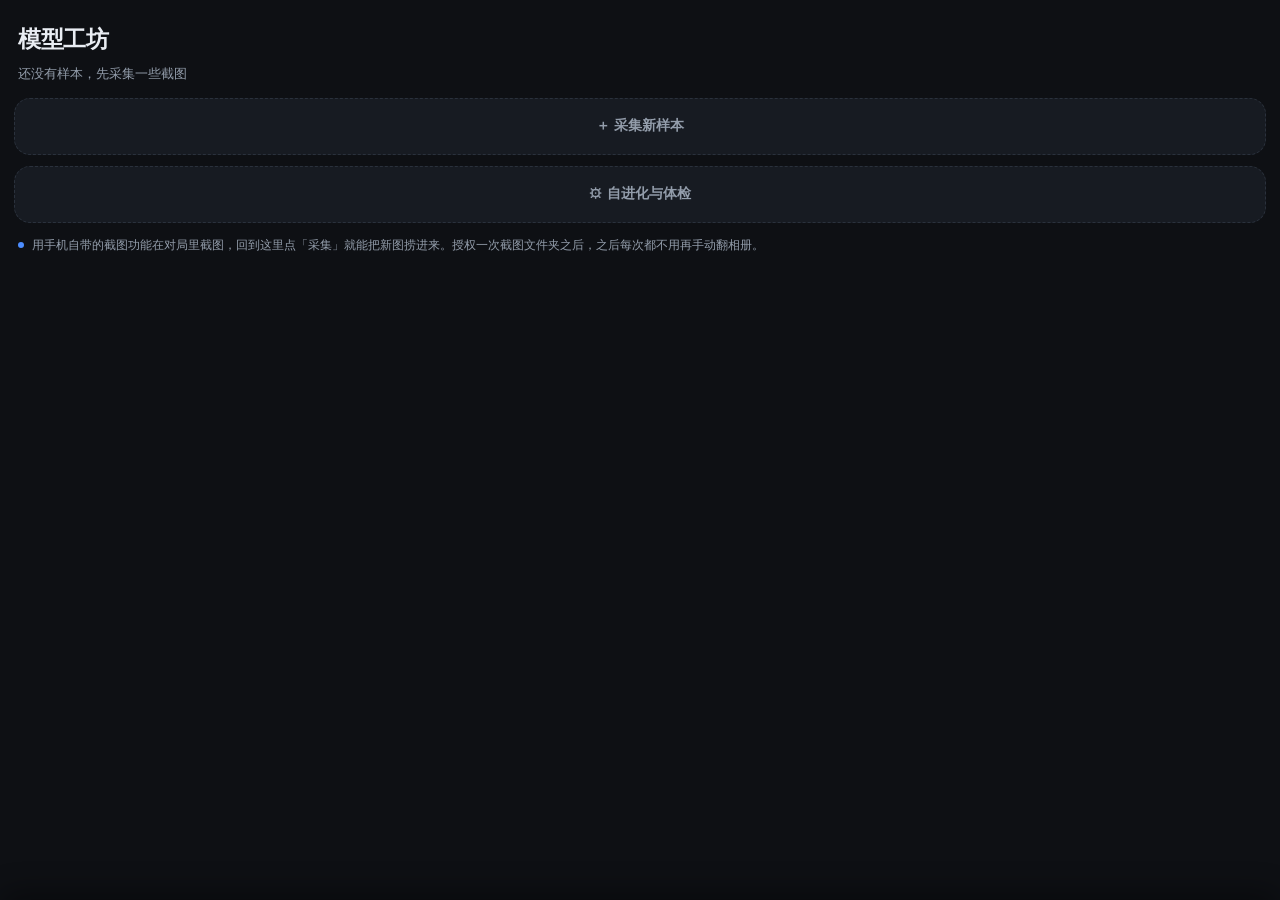
<file: app/src/main/assets/www/index.html>
<!doctype html>
<html lang="zh-CN">
<head>
<meta charset="utf-8">
<meta name="viewport" content="width=device-width,initial-scale=1,maximum-scale=1,user-scalable=no,viewport-fit=cover">
<title>模型工坊</title>
<link rel="stylesheet" href="studio.css?v=74">
</head>
<body>

<!-- ══════════════ 首页：待办 ══════════════
     不跳页也不堆数据，只回答一个问题：现在该做什么。
     每一项点进去就是对应的专注流程或工作台。 -->
<div class="screen on" id="sc-home">
  <header class="home-hd">
    <h1>模型工坊</h1>
    <p id="homeSubtitle">正在检查…</p>
  </header>
  <div class="scroll" id="todoList"></div>
</div>

<!-- ══════════════ 样本工作台 ══════════════
     顶部统计条本身就是筛选；点样本从底部滑出操作抽屉。
     上下文（筛了什么、选了哪些）始终不丢。 -->
<div class="screen" id="sc-samples">
  <header class="bar-hd">
    <button class="back" id="btnBackFromSamples">‹</button>
    <span class="ttl">样本库</span>
    <span class="sp"></span>
    <button class="mini" id="btnCollectTop">采集</button>
  </header>
  <div class="stats" id="statsBar"></div>
  <div class="bulkbar" id="bulkBar">
    <span id="bulkText">已选 0 张</span>
    <span class="sp"></span>
    <span class="link" id="btnSelAll">全选</span>
    <span class="link" id="btnSelNone">取消</span>
  </div>
  <div class="scroll">
    <div class="grid" id="sampleGrid"></div>
    <div class="empty" id="samplesEmpty" hidden>
      <div class="ic">▤</div>
      <p>还没有样本。<br>点右上角「采集」从手机截图导入，或生成演示局面先跑通流程。</p>
    </div>
  </div>
</div>

<!-- ══════════════ 训练台 ══════════════
     分两个页面：训练 / 纠错。纠错是训练手段之一，不是另一个功能模块。 -->
<div class="screen" id="sc-train">
  <header class="bar-hd">
    <button class="back" id="btnBackFromTrain">‹</button>
    <span class="ttl">训练台</span>
    <span class="sp"></span>
  </header>
  <div class="tabs">
    <button id="tabTrain" class="on">训练</button>
    <button id="tabFix">纠错</button>
  </div>

  <div class="scroll">
  <!-- ── 训练 ── -->
  <div class="pane on" id="pane-train">
    <div class="card">
      <h2>数据集 <span class="sp"></span>
        <span class="link" id="btnJumpFilter">按状态筛选</span></h2>
      <div id="dataSummary" class="muted">还没有已标注的样本。</div>
      <div class="kpi mt8" id="dataKpi"></div>
      <div class="btnrow mt8">
        <button id="btnBuild" class="primary">构建数据集</button>
        <button id="btnPreLabelAll" class="sm">批量预标注</button>
        <button id="btnPreviewCells" class="sm" disabled>看切片</button>
      </div>
      <canvas id="cellPreview" class="mt8" hidden></canvas>
    </div>

    <div class="card">
      <h2>参数 <span class="sp"></span>
        <button id="btnRecommend" class="sm ghost">按数据量推荐</button></h2>
      <div class="params">
        <label>输入尺寸 <input type="number" id="pSize" value="32" min="16" max="64" step="4"></label>
        <label>轮数 <input type="number" id="pEpochs" value="40" min="1" max="400"></label>
        <label>批大小 <input type="number" id="pBatch" value="64" min="8" max="512" step="8"></label>
        <label>保留空格 <input type="number" id="pEmpty" value="30" min="0" max="100" step="5"></label>
        <label>验证图片 <input type="number" id="pVal" value="20" min="10" max="40" step="5"></label>
        <label>早停耐心 <input type="number" id="pPatience" value="10" min="0" max="100"></label>
        <label>数据增强 <select id="pAug">
          <option value="off">关</option>
          <option value="light">轻</option>
          <option value="normal" selected>标准</option>
          <option value="strong">强</option>
        </select></label>
        <label>标签平滑 <input type="number" id="pSmooth" value="0.05" min="0" max="0.3" step="0.01"></label>
      </div>
      <div class="hintline mt8"><div class="dot"></div><div>
        <b>数据增强</b>决定训练时给每张切片加多少随机变化（亮度、色调、位移、遮挡）。
        它是「换一张新图还认不认」的关键 —— 效果直接看训练结果里的
        <b>模拟新图准确率</b>。增强越强，原图上的分数越低，新图上越稳。
        默认的「标准」够日常用；如果你换了别的棋盘皮肤或手机，调到「强」。
      </div></div>
      <div class="btnrow mt8">
        <button id="btnTrain" class="primary" disabled>开始训练</button>
        <button id="btnStop" class="sm" disabled>停止</button>
      </div>
      <div class="bar mt8"><i id="trainProg"></i></div>
      <div id="trainStat" class="muted tiny mt6">—</div>
      <div id="etaText" class="muted tiny"></div>
    </div>

    <div class="card" id="resultCard" hidden>
      <h2>结果</h2>
      <div id="evalStat"></div>
      <canvas id="lossCurve" hidden></canvas>
      <div class="btnrow mt8">
        <button id="btnSaveModel" class="primary">保存模型</button>
        <button id="btnExportOnnx" class="sm">导出 ONNX</button>
        <button id="btnBacktest" class="sm">逐图回测</button>
      </div>
    </div>

    <div class="card">
      <h2>历史模型</h2>
      <div id="modelList" class="muted">还没有模型。</div>
    </div>

    <div class="card">
      <h2>日志</h2>
      <pre id="log" class="logbox"></pre>
    </div>
  </div>

  <!-- ── 纠错 ──
       回测 → 改错 → 微调，是"让模型变好"的第二条路，
       和从头训练并列，所以放在同一个页面的两个标签里。 -->
  <div class="pane" id="pane-fix">
    <div class="card" id="backtestCard">
      <h2>回测结果 <span class="sp"></span>
        <button id="btnBacktest2" class="sm ghost">重新回测</button></h2>
      <div id="backtestSummary" class="muted">还没有回测。训练完会自动跑，或点右上角手动跑一次。</div>
      <div class="chips mt8" id="btFilter"></div>
      <div id="backtestList" class="bt-list"></div>
      <div class="btnrow mt8" id="backtestEmptyActions" hidden>
        <button id="btnGotoTrain" class="sm">去训练</button>
      </div>
    </div>

    <div class="card accent" id="finetuneCard">
      <h2>纠错微调</h2>
      <div id="ftSummary" class="muted tiny mb6">
        回测发现问题后，到样本里用「对比模型」改掉错处，这里就能让模型只学那些改动。
      </div>
      <div class="params">
        <label class="wide">起点模型 <select id="ftBase"></select></label>
        <label>修正权重 <input type="number" id="ftWeight" value="6" min="1" max="50"></label>
        <label>回放比例 <input type="number" id="ftReplay" value="70" min="0" max="100" step="5"></label>
        <label>轮数 <input type="number" id="ftEpochs" value="12" min="1" max="100"></label>
        <label>学习率 <input type="number" id="ftLr" value="1" min="1" max="100"></label>
      </div>
      <label class="switch mt8">
        <span>只训最后一层（快，不破坏已学好的特征）</span>
        <input type="checkbox" id="ftHeadOnly">
      </label>
      <div class="btnrow mt8">
        <button id="btnFinetune" class="primary">开始纠错微调</button>
        <span class="muted tiny" style="margin-left:auto">学习率单位 1e-4</span>
      </div>
      <div class="bar mt8"><i id="ftProg"></i></div>
      <div id="ftStat" class="muted tiny mt6">—</div>
      <div id="ftCompare" class="mt8"></div>
    </div>
  </div>
  </div>
</div>

<!-- ══════════════ 标注（专注模式） ══════════════ -->
<div class="screen" id="sc-annotate">
  <header class="bar-hd">
    <button class="back" id="btnBackFromAnnotate">‹</button>
    <div class="ttl2">
      <b id="imgName">—</b>
      <span id="calibInfo" class="tiny">未标定</span>
    </div>
    <span class="sp"></span>
    <button class="mini" id="btnPrev">‹</button>
    <button class="mini" id="btnNext">›</button>
  </header>

  <div class="scroll" id="annotateBody">
    <div class="legendbar" id="legend"></div>
    <div class="stagewrap">
      <canvas id="stage"></canvas>
    </div>
    <div id="stageHint" class="stagehint"></div>
  </div>

  <!--
    笔刷固定在底部，不跟着内容滚。
    标注时最需要它的那几秒，它偏偏滚出屏幕了 —— 得往下滑才能选子，很别扭。
  -->
  <div class="brushbar">
    <!-- 核对模式下才出现：明确区分「核对」和「改标注」两个动作 -->
    <div class="btnrow mb6" id="compareBar" hidden>
      <button id="btnAcceptAll" class="sm primary">全部确认</button>
      <button id="btnExitCompare" class="sm">改标注</button>
      <span class="muted tiny">点紫色格子可点掉</span>
    </div>

    <!-- 操作按钮不滚动：标注时要能随时点，滚出屏幕就得先滑回去 -->
    <!--
      工具按钮压缩成两行，并横向滑动 ——
      原来摊成两行不滚动，把棋盘压得只剩一小块。
    -->
    <div class="toolstrip">
      <button id="btnCalib" class="primary sm">框选棋盘</button>
      <button id="btnAuto" class="sm">校正</button>
      <button id="btnNudge" class="sm">微调</button>
      <button id="btnPreLabel" class="sm">预标注</button>
      <button id="btnCheckModel" class="sm">对比模型</button>
      <button id="btnCopyPrev" class="sm">复制上局</button>
      <button id="btnZoomOut" class="sm">－</button>
      <span id="zoomLabel" class="tiny muted" style="min-width:30px;text-align:center">1.0×</span>
      <button id="btnZoomIn" class="sm">＋</button>
      <button id="btnZoomFit" class="sm ghost">适应</button>
      <button id="btnPinMode" class="sm ghost">取空位</button>
      <button id="btnPinClear" class="sm ghost">清空位</button>
      <button id="btnClearCells" class="sm danger-ghost">清空</button>
    </div>

    <div class="row between mb6">
      <span class="muted tiny">笔刷</span>
      <span id="cellProgress" class="tiny">已标注 0 / 90</span>
    </div>
    <!--
      两行笔刷，语义不同：
        标注 —— 点格子 = 记下这一格是什么子
        改错 —— 点格子 = 把这一格改成对的，并自动列入「待模型重点学」
      分开之后，「我在标注」和「我在改错」是两个明确的动作，不会互相串。
    -->
    <div id="palette" class="palette"></div>
    <div class="muted tiny mt6" id="brushHint"></div>
  </div>

  <div class="empty" id="annotateEmpty" hidden>
    <div class="ic">◲</div>
    <p>还没有样本。<br>先回样本库采集或导入一些截图。</p>
  </div>
</div>

<!-- ══════════════ 采集 ══════════════ -->
<div class="screen" id="sc-collect">
  <header class="bar-hd">
    <button class="back" id="btnBackFromCollect">‹</button>
    <span class="ttl">采集样本</span>
    <span class="sp"></span>
  </header>
  <div class="scroll">

    <!-- 悬浮窗采集：主要的采集方式。判据全在原生侧，切到对局应用照样工作 -->
    <div class="card accent" id="capCard">
      <h2>悬浮窗采集 <span class="sp"></span>
        <span class="muted tiny" id="capBadge"></span></h2>
      <div class="muted">点「开始采集」只是把截屏窗口架好，<b>不会立刻拍任何东西</b> ——
        这时候画面里还是工坊自己。切到对局应用、摆好局面，再点悬浮窗上的「开始」，
        它才开始判断 <b>画面稳定</b>（走子完成）+ <b>局面变了</b>（不是同一盘面）+ <b>间隔够</b>，
        符合条件才截图。下完回来图已经在候选里了。</div>

      <div id="capStatus" class="autostatus mt8">未开始</div>

      <div class="btnrow mt8">
        <button id="btnCapPermission" class="sm">申请截屏权限</button>
        <button id="btnCapStart" class="primary" disabled>开始采集</button>
        <button id="btnCapStop" class="sm danger-ghost" hidden>停止</button>
      </div>
      <div class="btnrow mt8">
        <span class="muted tiny">悬浮窗</span>
        <button id="btnCapOverlay" class="sm" hidden>去开启</button>
        <span class="muted tiny" id="capOverlayState"></span>
      </div>
    </div>

    <!-- 候选筛选：把采集到的候选图去重后导入样本库 -->
    <div class="card" id="candCard" hidden>
      <h2>候选图 <span class="sp"></span>
        <span class="muted tiny" id="candCount"></span></h2>
      <div class="muted tiny" id="candHint">
        导入时会做两道去重：先比棋盘区域的画面（便宜），再比识别出的局面（准）。
        有模型的话还会顺带预标注，结果标为「待核对」。
      </div>
      <div class="btnrow mt8">
        <button id="btnCandImport" class="primary">筛选并导入</button>
        <button id="btnCandClear" class="sm danger-ghost">全部丢弃</button>
      </div>
      <div id="candProgress" class="muted tiny mt8"></div>
    </div>

    <div class="card">
      <h2>从截图文件夹导入</h2>
      <div class="muted">手机截图会存到固定文件夹。授权一次之后，
        每次截图完回来点一下就能把新图捞进来，不用每次手动翻相册。</div>
      <div class="btnrow mt8">
        <button id="btnPickFolder" class="primary">选择截图文件夹</button>
        <button id="btnScanFolder" class="sm" disabled>扫描新截图</button>
      </div>
      <div id="folderInfo" class="muted tiny mt8">还没有授权文件夹。</div>
    </div>

    <div class="card">
      <h2>从相册选</h2>
      <div class="muted">系统文件选择器，可以多选。</div>
      <input id="fileInput" type="file" accept="image/*" multiple hidden>
      <div class="btnrow mt8">
        <button id="btnImport">打开相册</button>
      </div>
    </div>

    <div class="card" id="scanCard" hidden>
      <h2>扫描到的新截图 <span class="sp"></span>
        <span class="link" id="btnScanAll">全选</span></h2>
      <div id="scanGrid" class="grid grid-sm"></div>
      <div class="btnrow mt8">
        <button id="btnImportScanned" class="primary">导入选中的</button>
        <button id="btnCancelScan" class="sm ghost">取消</button>
      </div>
    </div>

    <div class="card">
      <h2>没有截图也能开始</h2>
      <div class="muted">用内置棋盘生成一批带标注的样本，先跑通整条链路。</div>
      <div class="btnrow mt8">
        <button id="btnDemo" class="sm">生成演示局面</button>
        <button id="btnDemoFrom" class="sm">以当前图为模板生成</button>
      </div>
      <label class="switch mt8">
        <span>生成数量</span>
        <input type="number" id="demoCount" value="30" min="5" max="300" step="5">
      </label>
    </div>

    <div class="card">
      <h2>批量处理</h2>
      <div class="muted">导入之后，先把所有图一次性标定好，再逐张核对会快很多。</div>
      <div class="btnrow mt8">
        <button id="btnBatchCalib" class="sm">批量标定未标定的图</button>
      </div>
      <div id="batchInfo" class="muted tiny mt8"></div>
    </div>

    <div class="card">
      <h2>当前清单</h2>
      <div id="sampleSummary" class="muted">还没有样本。</div>
      <div class="btnrow mt8">
        <button id="btnGoSamples" class="sm">打开样本库</button>
        <button id="btnClearSamples" class="sm danger-ghost">清空全部</button>
      </div>
    </div>
  </div>
</div>

<!-- 底部上下文抽屉：选中样本后的操作 -->
<div class="sheet" id="sheet"></div>

<!-- ══════════════ 自进化 ══════════════ -->
<div class="screen" id="sc-evolve">
  <header class="bar-hd">
    <button class="back" id="btnBackFromEvolve">‹</button>
    <span class="ttl">自进化</span>
    <span class="sp"></span>
  </header>
  <div class="scroll">

    <div class="card">
      <h2>体检 <span class="sp"></span>
        <span class="muted tiny" id="scanWhen"></span></h2>
      <div class="muted">检查三件在揭棋里真的不可能出现的事：<b>各子数量超过定编</b>、
        <b>将帅不在九宫</b>、<b>将帅照面</b>（将帅不参与开局打乱，所以位置是可信的）。
        <br><br>
        <span style="color:var(--faint)">注意：仕出九宫、相过河、兵在后方都<b>不是</b>错误 ——
        揭棋除将帅外身份是打乱的，位置本身说明不了问题。</span></div>
      <div class="btnrow mt8">
        <button id="btnScan" class="primary">开始体检</button>
        <button id="btnAutoFixAll" class="sm">按规则自动修</button>
      </div>
      <div class="btnrow mt8">
        <button id="btnAutoCycle" class="sm">一条龙：修 → 微调 → 择优</button>
      </div>
      <div id="scanSummary" class="muted tiny mt8">还没有体检过。</div>
      <div id="scanList" class="bt-list"></div>
    </div>

    <div class="card">
      <h2>预设档</h2>
      <div class="muted tiny mb6">一整组设置换个档位。先跑「观察期」看它在你的数据上表现如何。</div>
      <div class="presetrow" id="presetRow"></div>
      <div id="presetDesc" class="muted tiny mt8"></div>
    </div>

    <div class="card">
      <h2>自动策略</h2>
      <div class="muted tiny mb6">不同动作的风险差得远，所以分开设。改完立刻生效。</div>
      <div id="policyList"></div>
      <div class="mt8 tiny" style="color:#e0a33a;line-height:1.6">
        ⚠ 验证集永远不参与自动修改 —— 否则准确率数字就不可信了，
        而且是在你最需要判断「到底有没有变好」的时候骗你。这条不给开关。
      </div>
    </div>

    <div class="card">
      <h2>自动条件 <span class="sp"></span>
        <span class="link" id="btnResetParams">恢复默认</span></h2>
      <div id="autoStatus" class="autostatus" hidden></div>
      <div id="paramPanel"></div>
    </div>

    <div class="card">
      <h2>活动记录 <span class="sp"></span>
        <span class="link" id="btnClearEvolveLog">清空</span></h2>
      <div id="evolveLog" class="muted tiny">还没有自动动作。</div>
    </div>

  </div>
</div>

<!-- 关于 -->
<div class="screen" id="sc-about">
  <header class="bar-hd">
    <button class="back" id="btnBackFromAbout">‹</button>
    <span class="ttl">关于</span>
    <span class="sp"></span>
  </header>
  <div class="scroll">
    <div class="card"><h2>环境</h2><div id="aboutBox" class="muted tiny">—</div></div>
    <div class="card">
      <h2>类别</h2>
      <div id="classList" class="muted tiny"></div>
    </div>
  </div>
</div>

<!-- 自动循环的确认条：「问我」这一档用它 -->
<div id="autoAsk" class="askbar" hidden>
  <div class="askbar__txt" id="autoAskText">—</div>
  <div class="askbar__btns">
    <button id="btnAutoAskGo" class="sm primary">现在跑</button>
    <button id="btnAutoAskNo" class="sm ghost">先不用</button>
  </div>
</div>

<div id="toast" class="toast"></div>
<div id="busy" class="busy" hidden>
  <div class="spin"></div>
  <div class="txt" id="busyText">处理中…</div>
  <div class="sub" id="busySub"></div>
</div>

<script src="vendor/tf.min.js"></script>
<script src="lattice.js?v=74"></script>
<script src="evolve.js?v=74"></script>
<script src="onnx-export.js?v=74"></script>
<script src="studio.js?v=74"></script>
</body>
</html>
</file>
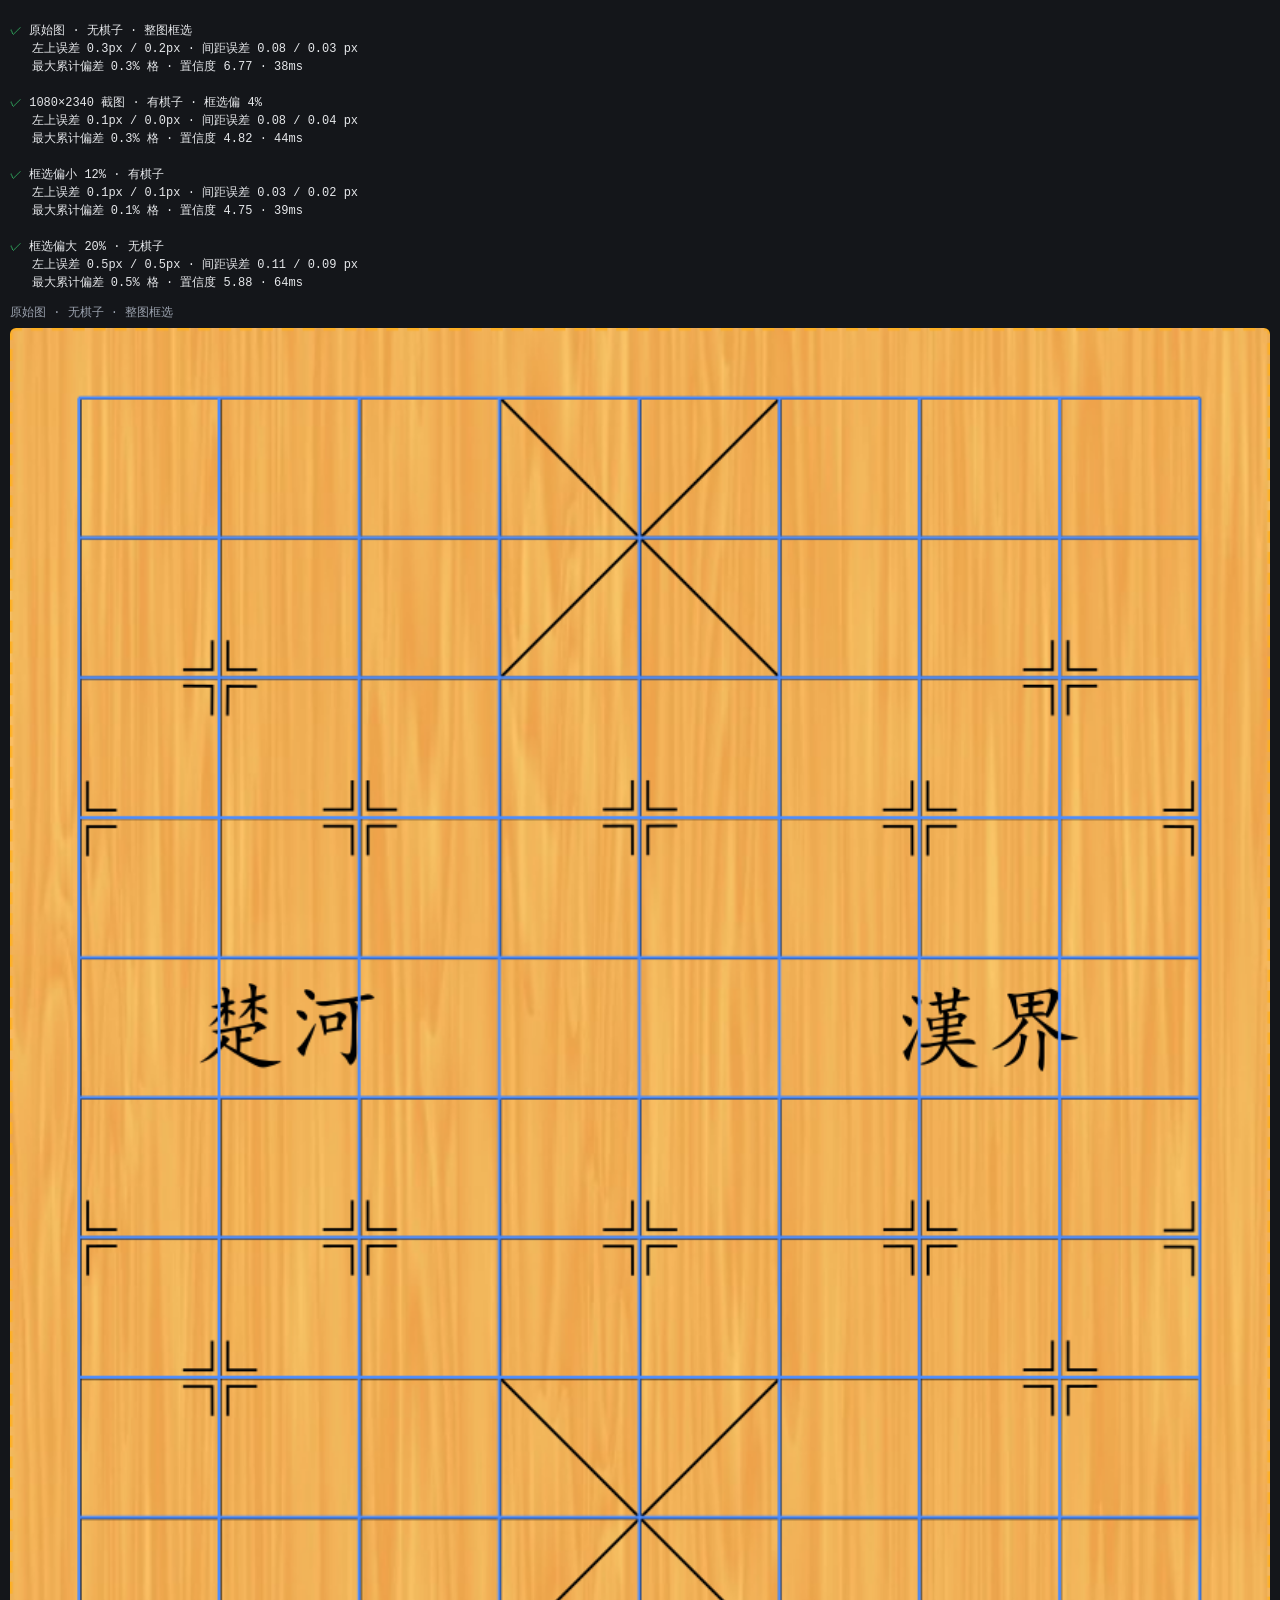
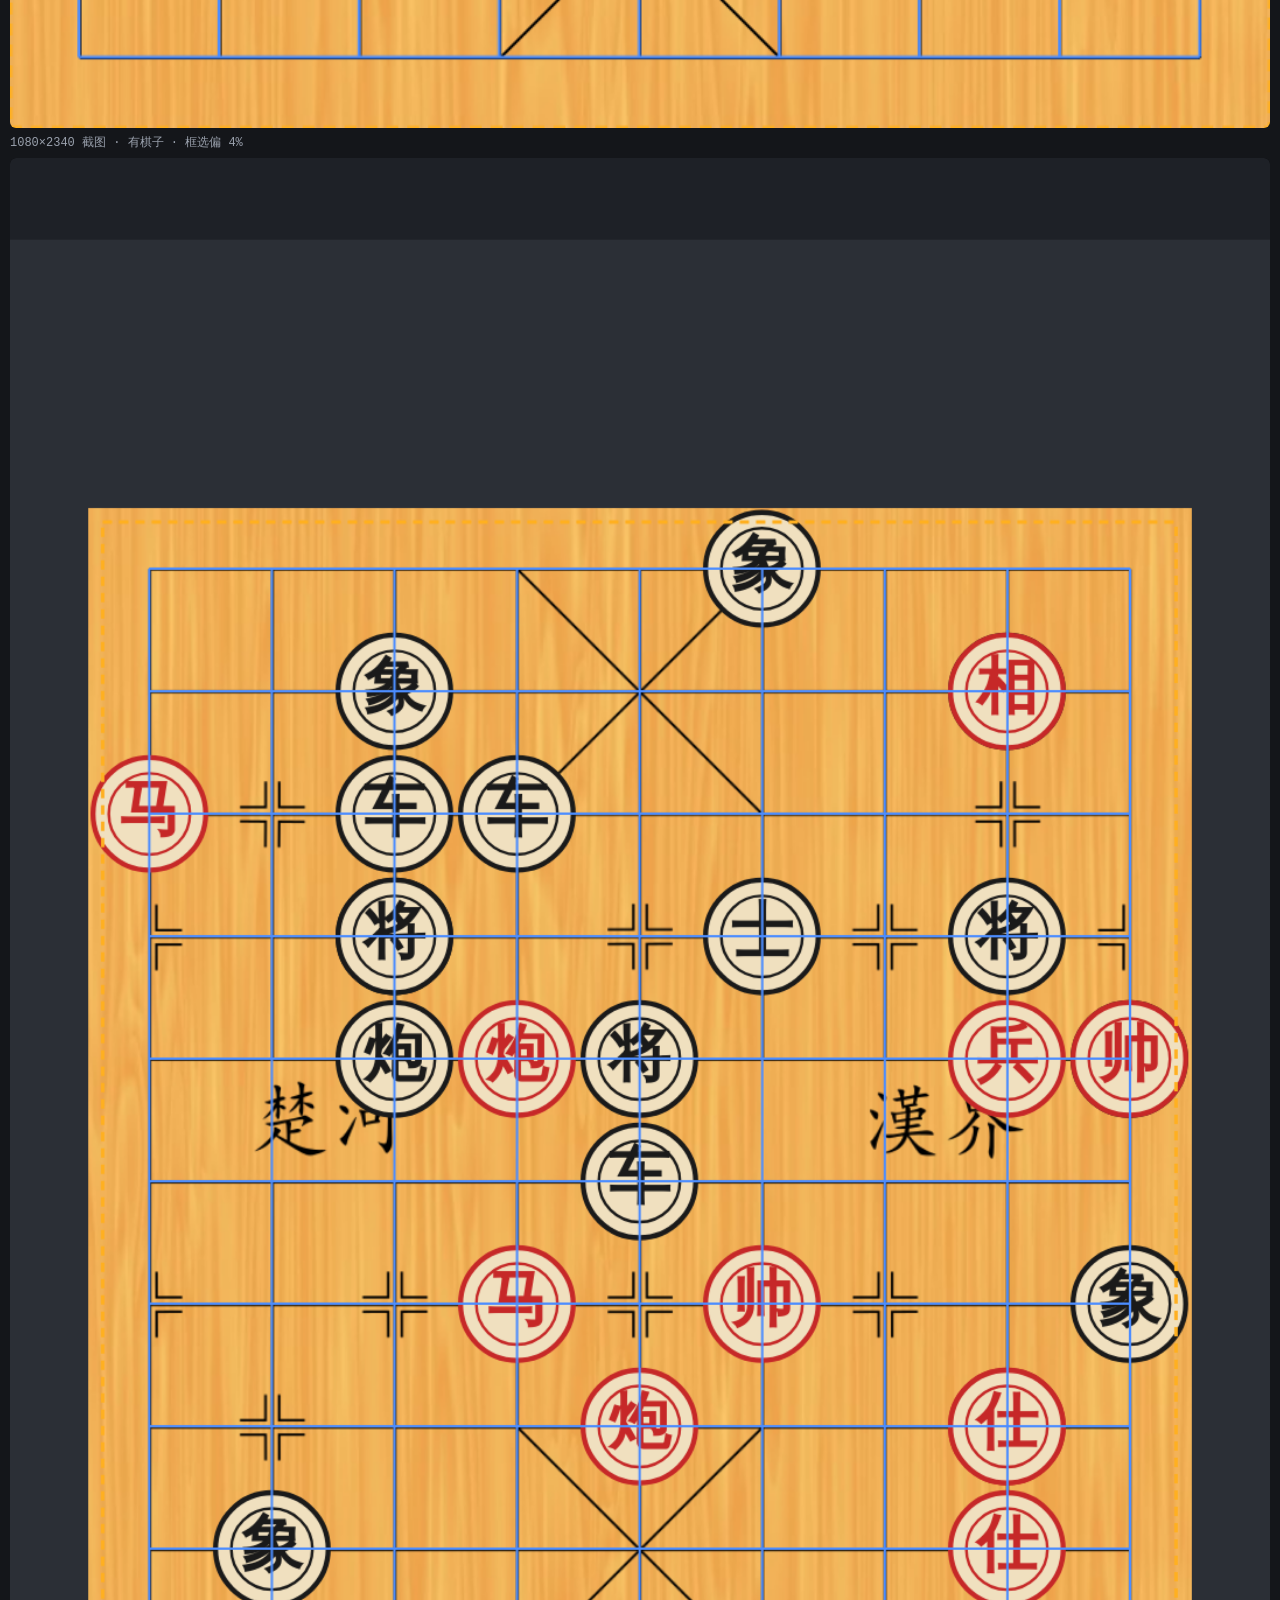
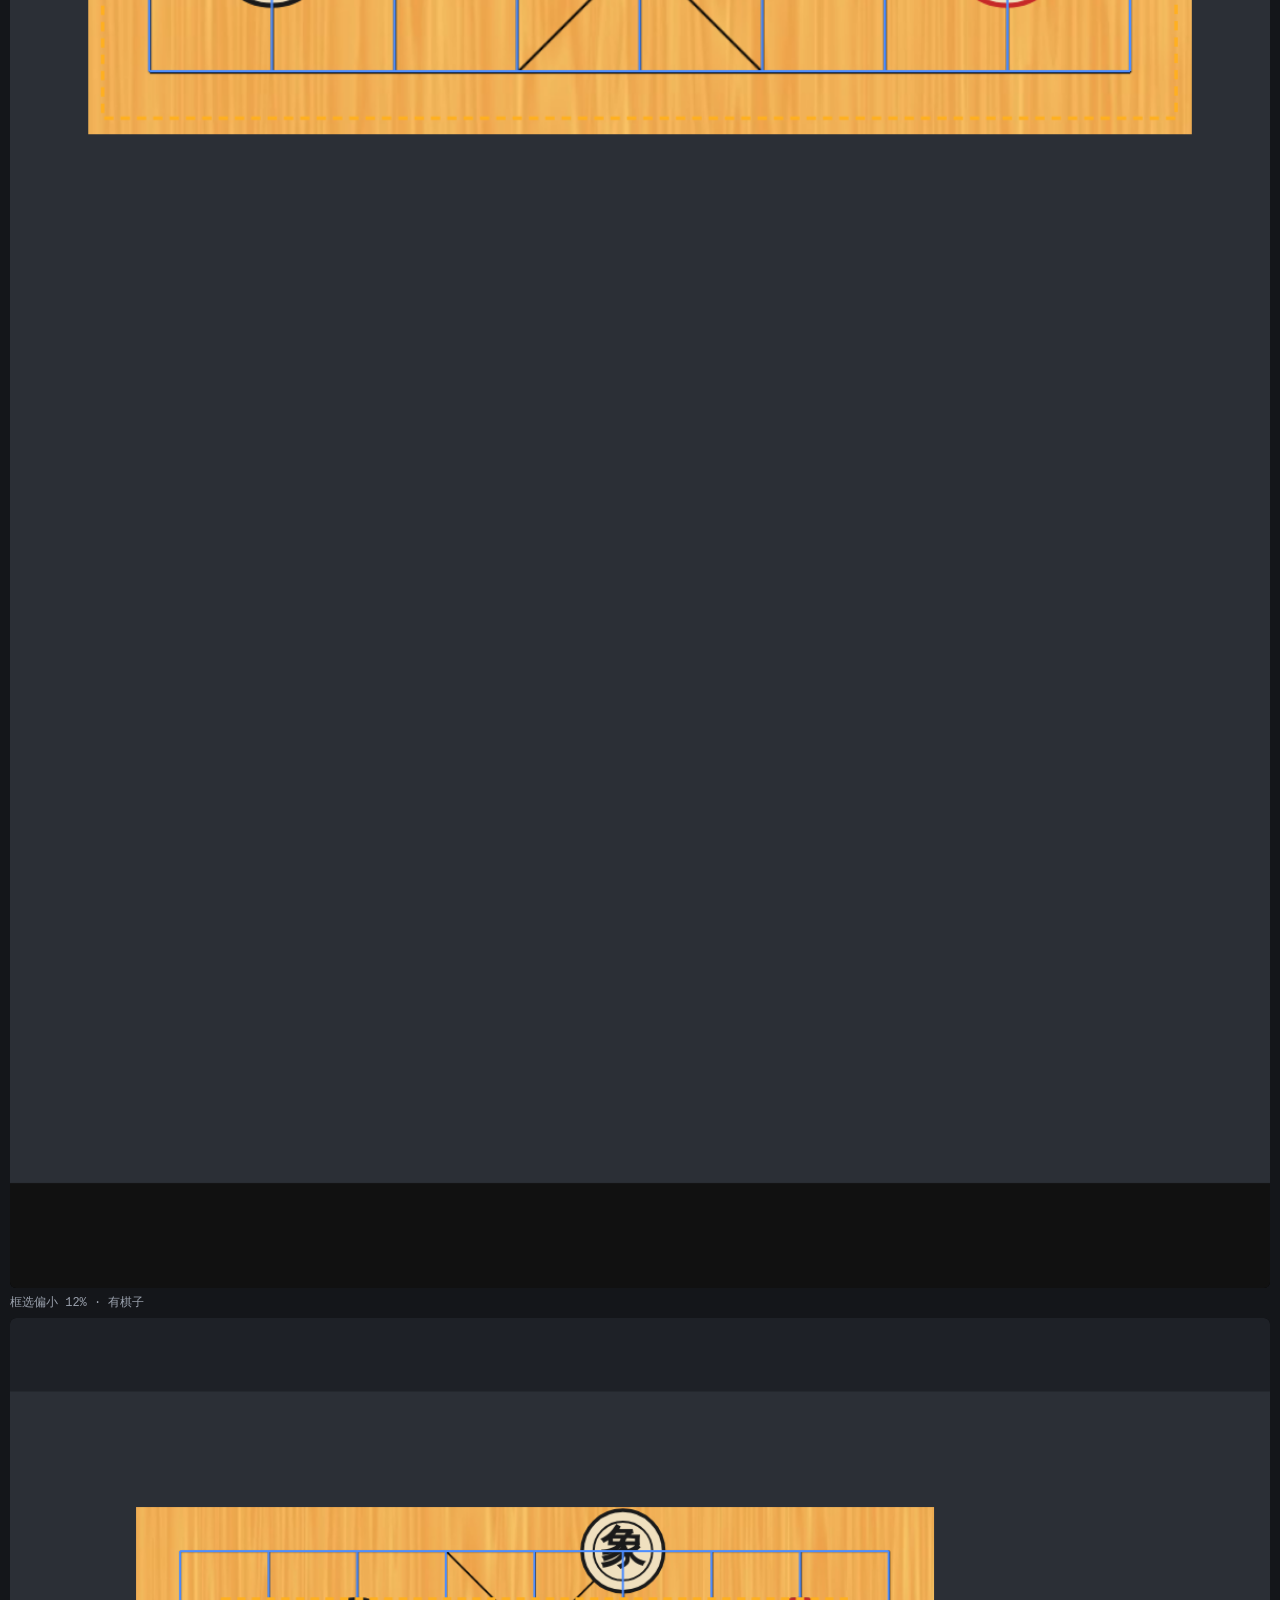
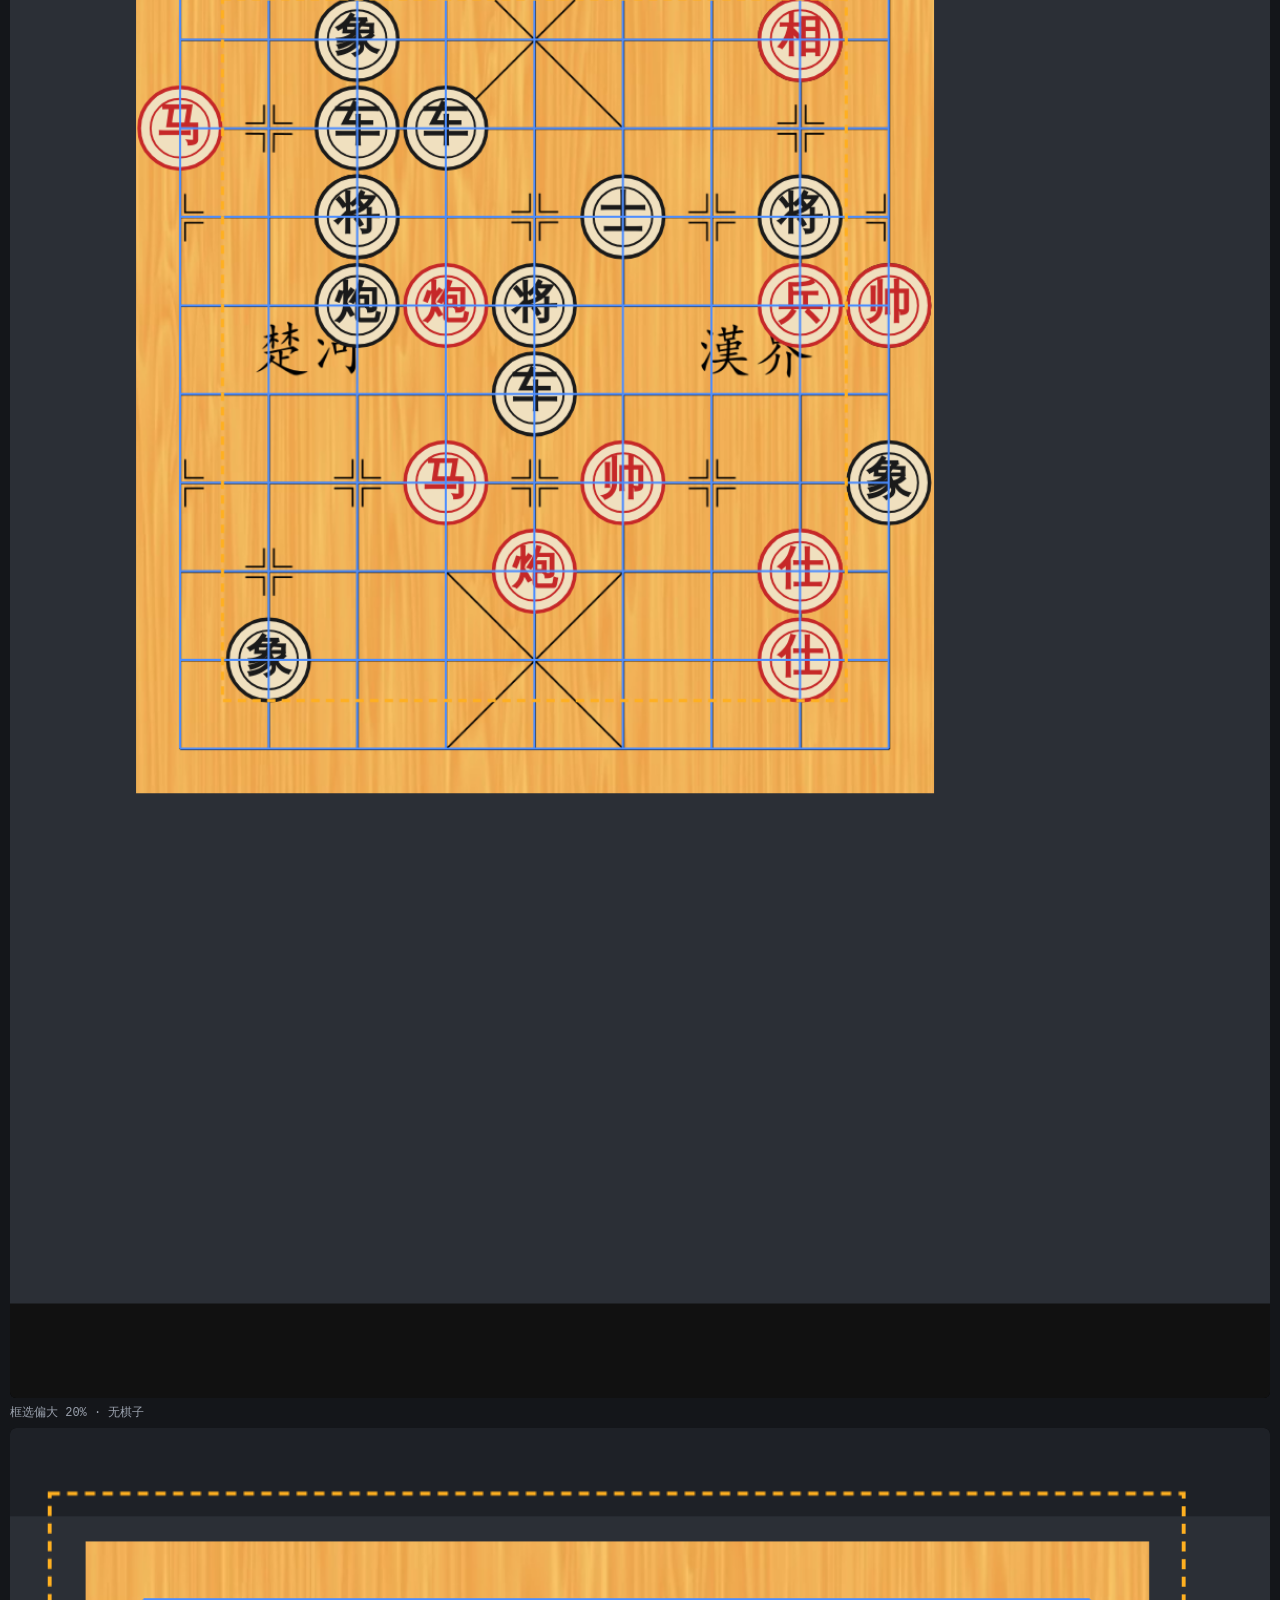
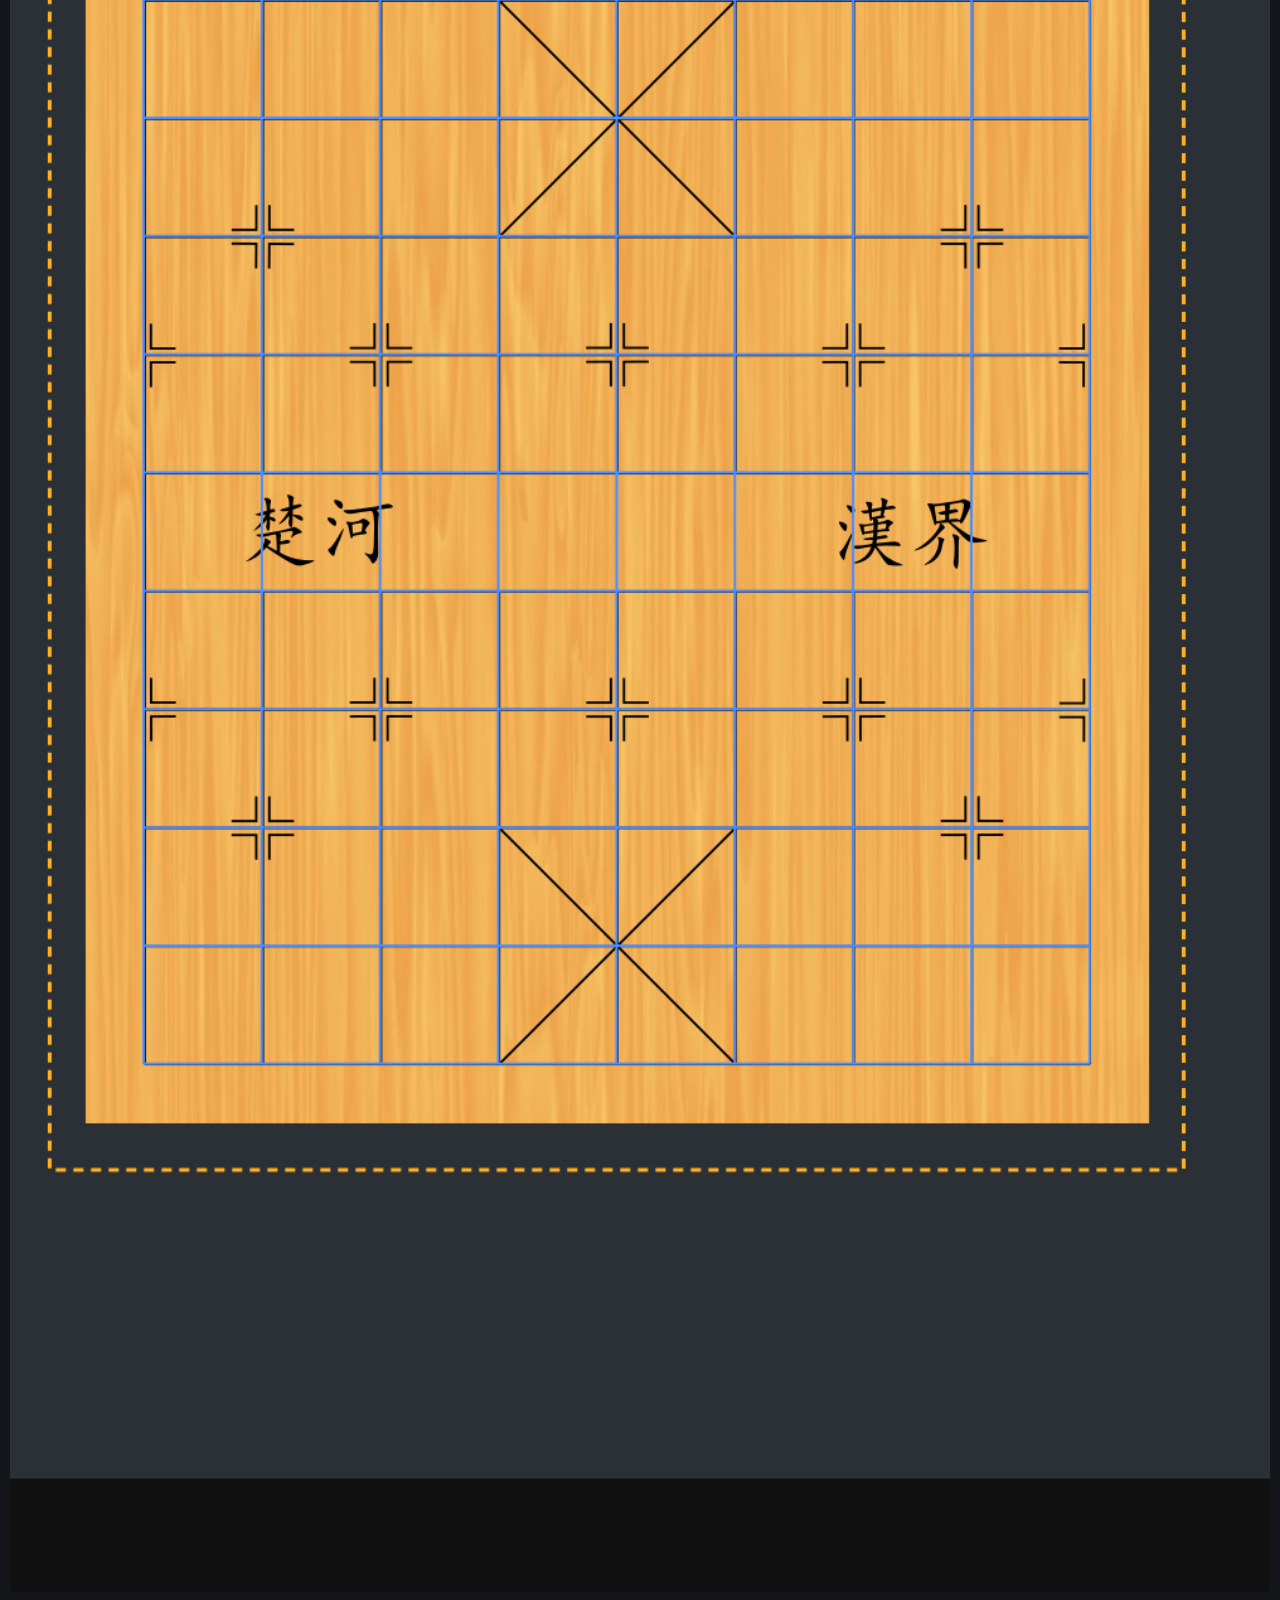
<file: tools/lattice-test.html>
<!doctype html>
<html lang="zh-CN">
<head>
<meta charset="utf-8">
<meta name="viewport" content="width=device-width,initial-scale=1">
<title>晶格拟合测试</title>
<style>
body{background:#14161a;color:#e6e8eb;font:12px/1.5 ui-monospace,monospace;margin:0;padding:10px}
pre{white-space:pre-wrap}
canvas{display:block;width:100%;border-radius:6px;margin:6px 0;background:#000}
.ok{color:#35c46a}.bad{color:#ff5a5a}.dim{color:#9aa1ad}
</style>
</head>
<body>
<pre id="out">running…</pre>
<div id="shots"></div>
<script src="../app/src/main/assets/www/lattice.js?v=3"></script>
<script>
const out = document.getElementById('out');
const GT = { x0: 46.5, dx: (796.5-46.5)/8, y0: 46.5, dy: (890.5-46.5)/9, W: 844, H: 938 };

function grayOf(canvas){
  const ctx = canvas.getContext('2d', { willReadFrequently: true });
  const d = ctx.getImageData(0,0,canvas.width,canvas.height).data;
  const g = new Uint8ClampedArray(canvas.width*canvas.height);
  for (let i=0,p=0;i<g.length;i++,p+=4) g[i] = (d[p]*0.299 + d[p+1]*0.587 + d[p+2]*0.114);
  return g;
}

function drawPieces(ctx, ox, oy, scale){
  const rand = (()=>{let s=12345; return ()=>((s=(s*1103515245+12345)&0x7fffffff)/0x7fffffff);})();
  const chars = {1:'帅',2:'仕',3:'相',4:'马',5:'车',6:'炮',7:'兵',8:'将',9:'士',10:'象',11:'马',12:'车',13:'炮',14:'卒'};
  for (let k=0;k<26;k++){
    const c = Math.floor(rand()*9), r = Math.floor(rand()*10);
    const cls = 1 + Math.floor(rand()*14);
    const cx = (ox + (GT.x0 + c*GT.dx)*scale), cy = (oy + (GT.y0 + r*GT.dy)*scale);
    const R = GT.dx*scale*0.46;
    const red = cls <= 7;
    ctx.beginPath(); ctx.arc(cx,cy,R,0,7);
    ctx.fillStyle='#f0e0bf'; ctx.fill();
    ctx.lineWidth=Math.max(1.5,R*0.09); ctx.strokeStyle=red?'#c62828':'#1a1a1a'; ctx.stroke();
    ctx.beginPath(); ctx.arc(cx,cy,R*0.72,0,7); ctx.lineWidth=Math.max(1,R*0.05); ctx.stroke();
    ctx.fillStyle=red?'#c62828':'#1a1a1a';
    ctx.font=`bold ${Math.round(R*1.1)}px serif`; ctx.textAlign='center'; ctx.textBaseline='middle';
    ctx.fillText(chars[cls], cx, cy);
  }
}

function makeShot(img, W, H, ox, oy, scale, pieces){
  const cv = document.createElement('canvas'); cv.width=W; cv.height=H;
  const ctx = cv.getContext('2d');
  ctx.fillStyle='#2b2f36'; ctx.fillRect(0,0,W,H);
  ctx.fillStyle='#1e2127'; ctx.fillRect(0,0,W,70);          // 顶部栏
  ctx.fillStyle='#111'; ctx.fillRect(0,H-90,W,90);          // 底部栏
  ctx.drawImage(img, ox, oy, GT.W*scale, GT.H*scale);
  if (pieces) drawPieces(ctx, ox, oy, scale);
  return cv;
}

function check(name, canvas, rough){
  const g = grayOf(canvas);
  const t0 = performance.now();
  const r = Lattice.fitBoard(g, canvas.width, canvas.height, rough);
  const ms = performance.now()-t0;
  if (!r.ok) return { name, ok:false, reason:r.reason, ms };
  // 期望值（在缩放过/偏移过的画面里）
  return { name, ok:true, ms, conf:r.confidence, r, g };
}

const img = new Image();
img.onload = async () => {
  const lines = [];
  const shots = document.getElementById('shots');
  const cases = [];

  // 场景 1：原始棋盘图，粗略框 = 整图
  const c1 = makeShot(img, 844, 938, 0, 0, 1, false);
  cases.push({ name:'原始图 · 无棋子 · 整图框选', cv:c1, gt:{x0:GT.x0,dx:GT.dx,y0:GT.y0,dy:GT.dy},
               rough:{x:0,y:0,w:844,h:938} });

  // 场景 2：手机上常见的 1080×2340 截图，棋盘居中偏上，带 UI 栏
  const s2 = 1.12;
  const W2 = 1080, H2 = 2340;
  const ox2 = (W2 - GT.W*s2)/2, oy2 = 300;
  const c2 = makeShot(img, W2, H2, ox2, oy2, s2, true);
  cases.push({ name:'1080×2340 截图 · 有棋子 · 框选偏 4%', cv:c2,
               gt:{x0:ox2+GT.x0*s2, dx:GT.dx*s2, y0:oy2+GT.y0*s2, dy:GT.dy*s2},
               rough:{x:ox2+GT.x0*s2-40, y:oy2+GT.y0*s2-40, w:GT.dx*s2*8+80, h:GT.dy*s2*9+80} });

  // 场景 3：框选明显偏小（用户框得紧）
  const s3 = 0.9;
  const c3 = makeShot(img, 1200, 1600, 120, 180, s3, true);
  cases.push({ name:'框选偏小 12% · 有棋子', cv:c3,
               gt:{x0:120+GT.x0*s3, dx:GT.dx*s3, y0:180+GT.y0*s3, dy:GT.dy*s3},
               rough:(()=>{const x0=120+GT.x0*s3,y0=180+GT.y0*s3,w=GT.dx*s3*8,h=GT.dy*s3*9;
                            return {x:x0+w*0.06, y:y0+h*0.06, w:w*0.88, h:h*0.88};})() });

  // 场景 4：框选明显偏大
  const c4 = makeShot(img, 1000, 1400, 60, 90, 1.0, false);
  cases.push({ name:'框选偏大 20% · 无棋子', cv:c4,
               gt:{x0:60+GT.x0, dx:GT.dx, y0:90+GT.y0, dy:GT.dy},
               rough:(()=>{const x0=60+GT.x0,y0=90+GT.y0,w=GT.dx*8,h=GT.dy*9;
                            return {x:x0-w*0.10, y:y0-h*0.10, w:w*1.2, h:h*1.2};})() });

  for (const cs of cases){
    const res = check(cs.name, cs.cv, cs.rough);
    if (!res.ok){ lines.push(`<span class="bad">✗</span> ${cs.name} — ${res.reason}`); continue; }
    const ex = Math.abs(res.r.x0 - cs.gt.x0), ey = Math.abs(res.r.y0 - cs.gt.y0);
    const edx = Math.abs(res.r.dx - cs.gt.dx), edy = Math.abs(res.r.dy - cs.gt.dy);
    const worst = Math.max(ex, ey, edx*(8/2), edy*(9/2)) / cs.gt.dx;
    const good = worst < 0.05;
    lines.push(
      `${good?'<span class="ok">✓</span>':'<span class="bad">✗</span>'} ${cs.name}\n` +
      `   左上误差 ${ex.toFixed(1)}px / ${ey.toFixed(1)}px · 间距误差 ${edx.toFixed(2)} / ${edy.toFixed(2)} px\n` +
      `   最大累计偏差 ${(worst*100).toFixed(1)}% 格 · 置信度 ${res.r.confidence.toFixed(2)} · ${res.ms.toFixed(0)}ms`
    );

    // 可视化
    const vis = document.createElement('canvas');
    vis.width = cs.cv.width; vis.height = cs.cv.height;
    const vc = vis.getContext('2d');
    vc.drawImage(cs.cv, 0, 0);
    vc.strokeStyle = '#4c8dff'; vc.lineWidth = 2;
    for (let c=0;c<9;c++){ vc.beginPath(); vc.moveTo(res.r.x0+c*res.r.dx, res.r.y0); vc.lineTo(res.r.x0+c*res.r.dx, res.r.y0+9*res.r.dy); vc.stroke(); }
    for (let r=0;r<10;r++){ vc.beginPath(); vc.moveTo(res.r.x0, res.r.y0+r*res.r.dy); vc.lineTo(res.r.x0+8*res.r.dx, res.r.y0+r*res.r.dy); vc.stroke(); }
    vc.strokeStyle = '#ffb020'; vc.lineWidth = 3; vc.setLineDash([8,6]);
    vc.strokeRect(cs.rough.x, cs.rough.y, cs.rough.w, cs.rough.h);
    const wrap = document.createElement('div');
    wrap.innerHTML = `<div class="dim">${cs.name}</div>`;
    wrap.appendChild(vis);
    shots.appendChild(wrap);
    await new Promise(r=>setTimeout(r,0));
  }
  out.innerHTML = lines.join('\n\n');
};
img.src = '../app/src/main/assets/www/xiangqi.png';
</script>
</body>
</html>
</file>
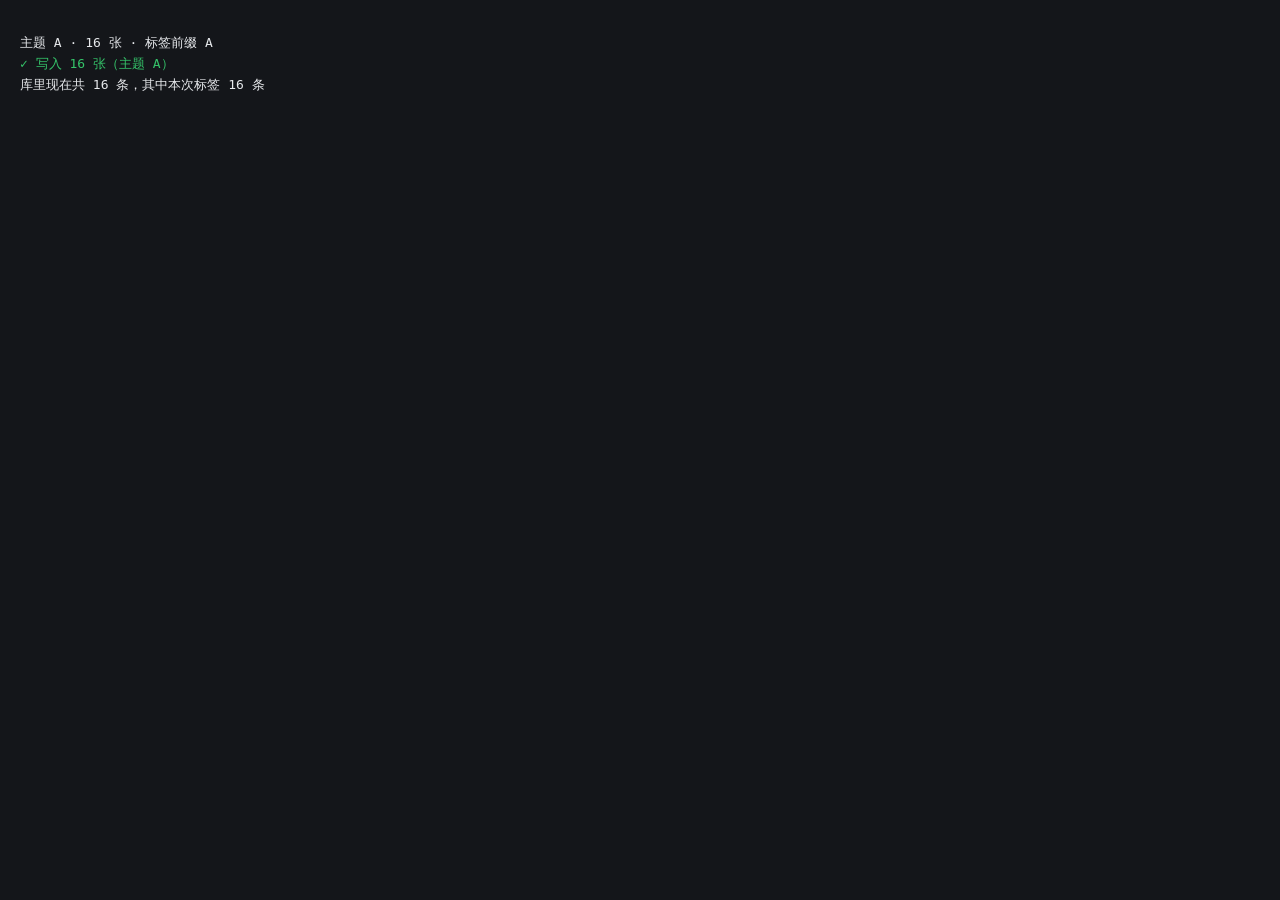
<file: tools/make-samples.html>
<!doctype html>
<html lang="zh-CN">
<head>
<meta charset="utf-8">
<title>合成样本生成</title>
<style>
body{background:#14161a;color:#e6e8eb;font:13px/1.6 ui-monospace,monospace;padding:12px}
.ok{color:#35c46a}.bad{color:#ff5a5a}.dim{color:#9aa1ad}
</style>
</head>
<body>
<pre id="out">准备中…</pre>
<script>
/*
 * 给模型工坊造合成样本，用来做端到端验证。
 *
 * 目的是回答一个具体问题：**只见过 A 种棋盘主题的模型，换到 B 种主题上还认不认？**
 * 这正是用户报的「新图全错」。所以造两套主题：
 *   A —— 浅木色棋盘、深棕线、深红/黑子
 *   B —— 深蓝灰棋盘、浅灰线、亮红/浅灰子（整体亮度也低一档）
 * 两套的**字形和布局规则相同，只有配色与明暗不同** —— 于是差异全部落在
 * 「模型学的是字形还是像素值」这一个变量上。
 *
 * 直接写进工坊在用的那个 IndexedDB，所以工坊打开就能看到，不用走导入流程。
 */
const DB_NAME = 'model-studio', STORE = 'samples';
const COLS = 9, ROWS = 10, CELLS = 90;

const THEMES = {
  A: { bg:'#e8c88a', board:'#f2dcae', line:'#6b4a1f', discR:'#f8eccf', discB:'#f0e8d8',
       red:'#b01818', black:'#1a1a1a' },
  B: { bg:'#22272e', board:'#333d4a', line:'#93a8bd', discR:'#cfd6dd', discB:'#c2c9d2',
       red:'#d84040', black:'#1c2836' }
};

// 类别名（与 studio.js 的 CLASSES 顺序一一对应，第 0 个是空）
const GLYPH = ['', 'K','A','E','H','R','C','P', 'k','a','e','h','r','c','p', '*'];

const W = 640, H = 1000;
// 晶格：x0/y0 是第 0 格（棋盘左上角那个交叉点）的中心，归一化到 0~1
const LAT = { x0: 64 / W, y0: 200 / H, dx: 64 / W, dy: 64 / H };

const out = document.getElementById('out');
let buf = '';
const log = m => { buf += m + '\n'; out.innerHTML = buf; };
const params = new URLSearchParams(location.search);

function openDB() {
  return new Promise((res, rej) => {
    const r = indexedDB.open(DB_NAME, 1);
    r.onupgradeneeded = () => {
      const db = r.result;
      if (!db.objectStoreNames.contains(STORE)) db.createObjectStore(STORE, { keyPath: 'key' });
    };
    r.onsuccess = () => res(r.result);
    r.onerror = () => rej(r.error);
  });
}
function tx(db, mode, fn) {
  return new Promise((res, rej) => {
    const t = db.transaction(STORE, mode);
    const o = fn(t.objectStore(STORE));
    t.oncomplete = () => res(o && o.result);
    // onerror 抓不到事务被 abort 的情况（abort 有自己的事件），
    // 只挂 onerror 的话，中止的事务会让这个 Promise 永远挂着 —— 表现是静默丢数据。
    t.onerror = () => rej(t.error);
    t.onabort = () => rej(t.error || new Error('事务被中止'));
  });
}

/** 随机但大致合法的局面：双方各 16 子，摆在自己半场 */
function randomCells(rand) {
  const cells = new Array(CELLS).fill(0);
  const put = (label, r0, r1, count) => {
    let placed = 0, guard = 0;
    while (placed < count && guard++ < 500) {
      const r = r0 + Math.floor(rand() * (r1 - r0 + 1));
      const c = Math.floor(rand() * COLS);
      const i = r * COLS + c;
      if (cells[i]) continue;
      cells[i] = label; placed++;
    }
  };
  // 黑方在上半（行 0~4）
  put(8, 0, 1, 1);                       // 将
  put(9, 0, 1, 2);                       // 士
  put(10, 0, 2, 2);                      // 象
  put(11, 1, 3, 2);                      // 马
  put(12, 0, 3, 2);                      // 车
  put(13, 1, 3, 2);                      // 炮
  put(14, 3, 4, 5);                      // 卒
  // 红方在下半（行 5~9）
  put(1, 8, 9, 1);                       // 帅
  put(2, 8, 9, 2);                       // 仕
  put(3, 7, 9, 2);                       // 相
  put(4, 6, 8, 2);                       // 马
  put(5, 6, 9, 2);                       // 车
  put(6, 6, 8, 2);                       // 炮
  put(7, 5, 6, 5);                       // 兵
  return cells;
}

function drawBoard(themeKey, cells, jitter) {
  const T = THEMES[themeKey];
  const cv = document.createElement('canvas');
  cv.width = W; cv.height = H;
  const c = cv.getContext('2d');
  const x0 = LAT.x0 * W, y0 = LAT.y0 * H, dx = LAT.dx * W, dy = LAT.dy * H;

  c.fillStyle = T.bg; c.fillRect(0, 0, W, H);

  // jitter：把棋盘整体挪几个像素，但**标注里的晶格坐标不变**。
  // 模拟的是真实场景：自动标定出来的格子位置，和训练时手工框的难免有偏差。
  // 训练图里没有这种偏差时，模型会对「格子恰好居中」这件事产生依赖。
  const jx = jitter ? Math.round((Math.random() * 2 - 1) * jitter) : 0;
  const jy = jitter ? Math.round((Math.random() * 2 - 1) * jitter) : 0;
  c.save();
  c.translate(jx, jy);

  const pad = dx * 0.55;
  c.fillStyle = T.board;
  c.fillRect(x0 - pad, y0 - pad, dx * 8 + pad * 2, dy * 9 + pad * 2);

  c.strokeStyle = T.line;
  c.lineWidth = Math.max(1, dx * 0.045);
  const seg = (ax, ay, bx, by) => {
    c.beginPath(); c.moveTo(ax, ay); c.lineTo(bx, by); c.stroke();
  };
  for (let r = 0; r < ROWS; r++) seg(x0, y0 + r * dy, x0 + 8 * dx, y0 + r * dy);
  for (let col = 0; col < COLS; col++) {
    if (col === 0 || col === COLS - 1) seg(x0 + col * dx, y0, x0 + col * dx, y0 + 9 * dy);
    else {
      seg(x0 + col * dx, y0, x0 + col * dx, y0 + 4 * dy);
      seg(x0 + col * dx, y0 + 5 * dy, x0 + col * dx, y0 + 9 * dy);
    }
  }

  for (let i = 0; i < CELLS; i++) {
    const lab = cells[i];
    if (!lab) continue;
    const col = i % COLS, row = (i / COLS) | 0;
    const cx = x0 + col * dx, cy = y0 + row * dy;
    const R = dx * 0.43;
    c.beginPath(); c.arc(cx, cy, R, 0, Math.PI * 2);
    c.fillStyle = lab <= 7 ? T.discR : T.discB;
    c.fill();
    c.lineWidth = Math.max(1, dx * 0.03);
    c.strokeStyle = T.line; c.stroke();
    c.fillStyle = lab <= 7 ? T.red : T.black;
    c.font = 'bold ' + Math.round(dx * 0.5) + 'px sans-serif';
    c.textAlign = 'center'; c.textBaseline = 'middle';
    c.fillText(GLYPH[lab], cx, cy + dx * 0.02);
  }
  c.restore();
  return cv;
}

/** 简单可复现的伪随机（mulberry32），方便复现同一批图 */
function rng(seed) {
  return function () {
    seed |= 0; seed = seed + 0x6D2B79F5 | 0;
    let t = Math.imul(seed ^ seed >>> 15, 1 | seed);
    t = t + Math.imul(t ^ t >>> 7, 61 | t) ^ t;
    return ((t ^ t >>> 14) >>> 0) / 4294967296;
  };
}

/**
 * canvas → Blob。
 *
 * **不要用 cv.toBlob()**。它的回调在部分环境里根本不触发（WebView 实测 100% 超时，
 * 后台标签页也会丢），于是 await 永远挂着、循环停在中途，而且不报任何错 ——
 * 现象是"写了 16 张但库里只有 3 张"。工坊的 canvasToBlob 早就因为这个改成 toDataURL，
 * 这个工具页却又犯了一次。
 * toDataURL 是同步的，慢一点但不会静默消失。
 */
function toBlob(cv) {
  const url = cv.toDataURL('image/jpeg', 0.9);
  const bin = atob(url.slice(url.indexOf(',') + 1));
  const u8 = new Uint8Array(bin.length);
  for (let i = 0; i < bin.length; i++) u8[i] = bin.charCodeAt(i);
  return new Blob([u8], { type: 'image/jpeg' });
}

async function run() {
  const db = await openDB();

  if (params.get('clear') === '1') {
    await tx(db, 'readwrite', s => s.clear());
    log('已清空样本库');
    window.__done = true;
    return;
  }

  const theme = (params.get('theme') || 'A').toUpperCase();
  const n = parseInt(params.get('n') || '16', 10);
  const tag = params.get('tag') || theme;
  const seed0 = parseInt(params.get('seed') || '1234', 10);
  const jitter = parseInt(params.get('jitter') || '0', 10);
  log('主题 ' + theme + ' · ' + n + ' 张 · 标签前缀 ' + tag +
      (jitter ? ' · 标定偏移 ±' + jitter + 'px' : ''));

  // 重新生成同一批标签前先删掉旧的，避免新旧混在一起
  const existing = await tx(db, 'readonly', s => s.getAll());
  const stale = (existing || []).filter(r => String(r.key).indexOf('theme' + tag + '_') === 0);
  for (const r of stale) await tx(db, 'readwrite', s => s.delete(r.key));
  if (stale.length) log('删掉旧的 ' + stale.length + ' 张');

  for (let k = 0; k < n; k++) {
    const rand = rng(seed0 + k * 7919);
    const cells = randomCells(rand);
    const cv = drawBoard(theme, cells, jitter);
    const blob = toBlob(cv);

    // 缩略图：只取棋盘范围，和工坊 makeThumb 的口径保持一致
    const tc = document.createElement('canvas');
    const bw = LAT.dx * W * 9, bh = LAT.dy * H * 10;
    tc.width = 200; tc.height = Math.round(200 * bh / bw);
    tc.getContext('2d').drawImage(cv,
      Math.max(0, LAT.x0 * W - LAT.dx * W * 0.5),
      Math.max(0, LAT.y0 * H - LAT.dy * H * 0.5),
      bw, bh, 0, 0, tc.width, tc.height);
    const thumb = tc.toDataURL('image/jpeg', 0.72);

    const name = 'theme' + tag + '_' + String(k + 1).padStart(2, '0') + '.jpg';
    const rec = {
      key: name + '|' + blob.size + '|0',
      name: name,
      w: W, h: H,
      thumb: thumb,
      blob: blob,
      lattice: { x0: LAT.x0, y0: LAT.y0, dx: LAT.dx, dy: LAT.dy },
      cells: cells,
      conf: 0, auto: null
    };
    await tx(db, 'readwrite', s => s.put(rec));
  }
  log('<span class="ok">✓ 写入 ' + n + ' 张（主题 ' + theme + '）</span>');

  // 写完必须读回来数一遍。只看「写循环跑完了」是不够的 ——
  // 事务可能被中止而 Promise 照样 resolve，现象就是静默少了几条。
  const back = await tx(db, 'readonly', s => s.getAll());
  const mine = (back || []).filter(r => String(r.key).indexOf('theme' + tag + '_') === 0);
  log('库里现在共 ' + (back || []).length + ' 条，其中本次标签 ' + mine.length + ' 条');
  if (mine.length !== n) {
    log('<span class="bad">✗ 条数对不上：期望 ' + n + '，实际 ' + mine.length + '</span>');
  }
  window.__done = true;
}

run().catch(e => {
  log('<span class="bad">✗ 失败：' + (e && e.stack || e) + '</span>');
  window.__done = true;
});
</script>
</body>
</html>
</file>
<file: app/src/main/assets/www/studio.css>
/* 模型工坊 · 界面样式
 *
 * 结构：首页（待办） → 样本库（工作台） / 训练台（两标签） / 采集
 *
 * 配色约定：
 *   红方 #ff3b5c · 黑方 #3ddcff · 暗子 #ffb020
 *   修正 #7b5cff · 就绪 #3fbf74 · 待办 #e0a33a
 */
:root {
  --bg: #0e1014;
  --panel: #171b22;
  --panel2: #1e232c;
  --panel3: #252c37;
  --line: #2a313c;
  --line2: #212730;

  --text: #e9edf3;
  --dim: #939dab;
  --faint: #66707c;

  --accent: #4c8dff;
  --accent-dim: #3d7ae6;
  --accent-soft: rgba(76, 141, 255, .15);

  --red: #ff3b5c;
  --cyan: #3ddcff;
  --amber: #ffb020;
  --ok: #3fbf74;
  --ok-soft: rgba(63, 191, 116, .15);
  --purple: #7b5cff;
  --purple-soft: rgba(123, 92, 255, .16);
  --warn: #e0a33a;

  --r: 14px;
}

* { box-sizing: border-box; -webkit-tap-highlight-color: transparent; }

/*
 * hidden 属性必须真的隐藏。
 *
 * 浏览器默认样式里的 [hidden]{display:none} 会被任何作者样式覆盖 ——
 * 比如 `.btnrow{display:flex}` 就让带 hidden 的按钮行照样显示出来。
 * 这个坑很隐蔽：属性设对了，但元素还在。
 */
[hidden] { display: none !important; }

html, body {
  margin: 0; height: 100%;
  background: var(--bg); color: var(--text);
  font: 14px/1.55 -apple-system, "PingFang SC", "Noto Sans CJK SC", sans-serif;
  overflow: hidden;
  -webkit-font-smoothing: antialiased;
}

/* ─────────── 屏幕切换 ─────────── */
.screen {
  position: absolute; inset: 0;
  display: none; flex-direction: column;
}
.screen.on { display: flex; }
.scroll {
  flex: 1; min-height: 0; overflow-y: auto;
  -webkit-overflow-scrolling: touch;
}
/* 标注页的滚动区用纵向 flex，画布才能靠 margin:auto 居中 */
#annotateBody {
  display: flex; flex-direction: column;
  padding: 10px 12px 0;
}

/* ─────────── 首页 ─────────── */
.home-hd { flex: 0 0 auto; padding: 22px 18px 14px; }
.home-hd h1 { margin: 0; font-size: 23px; font-weight: 700; letter-spacing: -.3px; }
.home-hd p { margin: 6px 0 0; font-size: 13px; color: var(--dim); }
#todoList { padding: 0 14px 24px; }

.todo {
  background: var(--panel); border: 1px solid var(--line2); border-radius: 16px;
  padding: 15px; margin-bottom: 11px;
  display: flex; gap: 13px; align-items: center;
  cursor: pointer; transition: .15s; position: relative; overflow: hidden;
}
.todo:active { transform: scale(.985); }
.todo::before { content: ''; position: absolute; left: 0; top: 0; bottom: 0; width: 3px; }
.todo.t-calib::before { background: var(--warn); }
.todo.t-review::before { background: var(--purple); }
.todo.t-fix::before { background: var(--purple); }
.todo.t-train::before { background: var(--accent); }
.todo.t-done::before { background: var(--ok); }

.todo .num {
  flex: 0 0 auto; width: 46px; height: 46px; border-radius: 13px;
  display: flex; align-items: center; justify-content: center;
  font-size: 19px; font-weight: 700; background: var(--panel2);
}
.t-calib .num { color: var(--warn); }
.t-review .num, .t-fix .num { color: var(--purple); }
.t-train .num { color: var(--accent); }
.t-done .num { color: var(--ok); }
.todo .body { flex: 1; min-width: 0; }
.todo .body b { display: block; font-size: 14.5px; font-weight: 600; margin-bottom: 2px; }
.todo .body span { font-size: 12px; color: var(--dim); display: block; line-height: 1.5; }
.todo .go {
  flex: 0 0 auto; color: var(--accent); font-size: 13px; font-weight: 600;
  display: flex; align-items: center; gap: 3px; white-space: nowrap;
}
.todo.done { opacity: .55; }
.todo.done .go { color: var(--faint); }

.addbtn {
  margin-bottom: 11px; background: var(--panel); border: 1px dashed var(--line);
  border-radius: 16px; padding: 17px; text-align: center; color: var(--dim);
  font-size: 13.5px; cursor: pointer; font-weight: 600;
}
.addbtn:active { background: var(--panel2); }

.hintline {
  display: flex; gap: 8px; align-items: flex-start;
  font-size: 12px; color: var(--dim); padding: 2px 4px 0; line-height: 1.6;
}
.hintline .dot {
  width: 6px; height: 6px; border-radius: 50%;
  background: var(--accent); margin-top: 6px; flex: 0 0 auto;
}

/* ─────────── 通用头栏 ─────────── */
.bar-hd {
  flex: 0 0 auto; display: flex; align-items: center; gap: 10px;
  padding: 11px 12px; background: var(--panel);
  border-bottom: 1px solid var(--line2);
}
.bar-hd .ttl { font-size: 15px; font-weight: 600; }
.bar-hd .ttl2 { flex: 1; min-width: 0; text-align: center; }
.bar-hd .ttl2 b {
  font-size: 14px; display: block;
  overflow: hidden; text-overflow: ellipsis; white-space: nowrap;
}
.bar-hd .sp { flex: 1; }
.back, .mini {
  background: var(--panel2); border: 1px solid var(--line); color: var(--dim);
  border-radius: 10px; width: 34px; height: 34px; font-size: 17px; line-height: 1;
  display: flex; align-items: center; justify-content: center;
  cursor: pointer; flex: 0 0 auto; font-family: inherit;
}
.bar-hd .mini:not(:first-of-type) { margin-left: 2px; }
.back:active, .mini:active { background: var(--panel3); }
button.mini {
  width: auto; padding: 0 12px; height: 32px; font-size: 12.5px; font-weight: 600;
  color: var(--text);
}

/* ─────────── 统计条（同时是筛选） ─────────── */
.stats {
  flex: 0 0 auto; display: flex; background: var(--panel);
  border-bottom: 1px solid var(--line2); padding: 10px 8px;
}
.stats .it {
  flex: 1; text-align: center; cursor: pointer;
  border-radius: 10px; padding: 5px 2px; transition: .15s;
}
.stats .it:active { background: var(--panel2); }
.stats .it.on { background: var(--panel3); }
.stats .v { font-size: 17px; font-weight: 700; line-height: 1.2; }
.stats .k { font-size: 10.5px; color: var(--faint); margin-top: 1px; }
.stats .it.hot .v { color: var(--warn); }
.stats .it.fix .v { color: var(--purple); }
.stats .it.on .v { color: var(--accent); }
.stats .it.on .k { color: var(--text); }

.bulkbar {
  flex: 0 0 auto; display: none; align-items: center; gap: 10px;
  padding: 9px 14px; background: var(--panel3);
  border-bottom: 1px solid var(--line2); font-size: 12.5px; color: var(--dim);
}
.bulkbar.on { display: flex; }
.link { color: var(--accent); cursor: pointer; font-size: 12.5px; font-weight: 600; }

/* ─────────── 样本网格 ─────────── */
.grid {
  display: grid; grid-template-columns: repeat(auto-fill, minmax(108px, 1fr));
  gap: 10px; padding: 12px 14px;
}
.grid-sm { grid-template-columns: repeat(auto-fill, minmax(84px, 1fr)); padding: 10px 0 0; }
.smp {
  position: relative; border-radius: 12px; overflow: hidden; background: #000;
  border: 2px solid transparent; cursor: pointer; transition: .15s; padding: 0;
  text-align: left; font-family: inherit; color: inherit; width: 100%;
}
.smp.picked { border-color: var(--accent); }
.smp img { width: 100%; display: block; }
.smp .bar {
  position: absolute; left: 0; right: 0; bottom: 0; padding: 14px 7px 5px;
  background: linear-gradient(transparent, rgba(0, 0, 0, .88));
  font-size: 10px; color: #dfe4ea;
  display: flex; justify-content: space-between; align-items: center; gap: 4px;
}
.smp .bar .nm { overflow: hidden; text-overflow: ellipsis; white-space: nowrap; }
.smp .st {
  position: absolute; top: 6px; left: 6px; border-radius: 5px; padding: 2px 6px;
  font-size: 9px; font-weight: 700; color: #0b0d10; white-space: nowrap;
}
.smp .fx {
  position: absolute; top: 6px; right: 6px; background: var(--purple); color: #fff;
  border-radius: 5px; padding: 1px 5px; font-size: 9px; font-weight: 700;
}
.smp .tick {
  position: absolute; top: 6px; right: 6px; width: 20px; height: 20px;
  border-radius: 50%; background: var(--accent);
  display: none; align-items: center; justify-content: center;
  font-size: 12px; color: #fff; font-weight: 700;
}
.smp.picked .tick { display: flex; }
.smp.picked .fx { display: none; }

.empty { text-align: center; padding: 40px 20px; color: var(--faint); }
.empty .ic { font-size: 34px; opacity: .35; margin-bottom: 10px; }
.empty p { margin: 0; font-size: 12.5px; line-height: 1.75; }

/* ─────────── 抽屉 ─────────── */
.sheet {
  position: fixed; left: 0; right: 0; bottom: 0; background: var(--panel3);
  border-top: 1px solid var(--line); border-radius: 16px 16px 0 0;
  padding: 12px 14px calc(14px + env(safe-area-inset-bottom));
  transform: translateY(115%); transition: transform .24s cubic-bezier(.3, .9, .4, 1);
  box-shadow: 0 -10px 30px rgba(0, 0, 0, .45); z-index: 30;
}
.sheet.on { transform: translateY(0); }
.sheet .hnd {
  width: 36px; height: 4px; border-radius: 2px;
  background: var(--line); margin: 0 auto 10px;
}
.sheet .info { display: flex; align-items: center; gap: 10px; margin-bottom: 12px; }
.sheet .info img {
  width: 56px; height: 42px; border-radius: 8px;
  object-fit: cover; background: #000; flex: 0 0 auto;
}
.sheet .info .t { flex: 1; min-width: 0; }
.sheet .info .t b {
  font-size: 13.5px; display: block;
  overflow: hidden; text-overflow: ellipsis; white-space: nowrap;
}
.sheet .acts { display: grid; grid-template-columns: repeat(4, 1fr); gap: 8px; }
.sheet .acts.c3 { grid-template-columns: repeat(3, 1fr); }
.ab {
  background: var(--panel2); border: 1px solid var(--line); border-radius: 11px;
  padding: 11px 6px; text-align: center; cursor: pointer;
  font: inherit; color: var(--text); font-size: 11.5px; line-height: 1.35;
  transition: .15s;
}
.ab:active { transform: scale(.97); }
.ab .ic { font-size: 17px; display: block; margin-bottom: 3px; opacity: .9; }
.ab.pri { background: var(--accent); border-color: var(--accent); color: #fff; }

/* ─────────── 训练台标签 ─────────── */
.tabs {
  flex: 0 0 auto; display: flex; background: var(--panel);
  border-bottom: 1px solid var(--line2);
}
.tabs button {
  flex: 1; background: transparent; border: 0; color: var(--dim);
  font: inherit; font-size: 13.5px; font-weight: 600;
  padding: 13px 6px; cursor: pointer; border-bottom: 2px solid transparent;
}
.tabs button.on { color: var(--accent); border-bottom-color: var(--accent); }
.pane { display: none; padding: 12px 14px 30px; }
.pane.on { display: block; }

/* ─────────── 卡片 ─────────── */
.card {
  background: var(--panel); border: 1px solid var(--line2);
  border-radius: var(--r); padding: 14px; margin-bottom: 12px;
}
.card.tight { padding: 10px; }
.card.accent {
  border-color: rgba(76, 141, 255, .35);
  background: linear-gradient(180deg, rgba(76, 141, 255, .06), transparent 60%), var(--panel);
}
.card h2 {
  font-size: 12.5px; margin: 0 0 10px; font-weight: 600;
  display: flex; align-items: center; gap: 8px; color: var(--text);
}
.card h2 .sp { flex: 1; }

.muted { color: var(--dim); font-size: 12.5px; line-height: 1.6; }
.tiny { font-size: 11px; line-height: 1.65; }
.mt8 { margin-top: 8px; } .mt6 { margin-top: 6px; } .mb6 { margin-bottom: 6px; }
.row { display: flex; gap: 8px; align-items: center; flex-wrap: wrap; }
.row.between { justify-content: space-between; flex-wrap: nowrap; }
.btnrow { display: flex; gap: 7px; align-items: center; flex-wrap: wrap; }
.btnrow > button:not(.sm) { flex: 1 1 0; min-width: 0; }
.btnrow.slim { justify-content: flex-start; }

/* ─────────── 控件 ─────────── */
button {
  font: inherit; background: var(--panel2); color: var(--text);
  border: 1px solid var(--line); border-radius: 11px;
  padding: 11px 14px; font-size: 13.5px; transition: .14s;
}
button:active:not(:disabled) { transform: scale(.98); }
button:disabled { opacity: .38; }
button.primary { background: var(--accent); border-color: var(--accent); color: #fff; font-weight: 600; }
button.primary:active:not(:disabled) { background: var(--accent-dim); }
button.ghost { background: transparent; color: var(--dim); font-weight: 500; }
button.danger-ghost { background: transparent; color: #f08080; border-color: transparent; }
button.on { background: var(--accent-soft); border-color: var(--accent); color: var(--accent); font-weight: 600; }
button.sm { padding: 8px 12px; font-size: 12.5px; }

input[type=number], input[type=text], select {
  background: #0c0f13; color: var(--text); border: 1px solid var(--line);
  border-radius: 8px; padding: 7px 9px; width: 76px;
  font: inherit; font-size: 13px; text-align: right;
}
select { width: auto; min-width: 120px; text-align: left; }

.params { display: grid; grid-template-columns: 1fr 1fr; gap: 10px 14px; }
.params label {
  display: flex; justify-content: space-between; align-items: center;
  font-size: 12px; color: var(--dim); gap: 8px;
}
.params label.wide { grid-column: 1 / -1; }
.switch {
  display: flex; justify-content: space-between; align-items: center;
  font-size: 12.5px; color: var(--dim); gap: 10px;
}
.switch input[type=checkbox] { width: 18px; height: 18px; accent-color: var(--accent); }

.bar { height: 7px; background: #0c0f13; border-radius: 4px; overflow: hidden; }
.bar > i {
  display: block; height: 100%; width: 0; border-radius: 4px;
  background: linear-gradient(90deg, var(--accent), var(--purple));
  transition: width .25s;
}

.kpi { display: grid; grid-template-columns: 1fr 1fr; gap: 10px; }
.kpi > div {
  background: var(--panel2); border: 1px solid var(--line2);
  border-radius: 10px; padding: 10px 12px;
}
.kpi .k { font-size: 11px; color: var(--faint); }
.kpi .v { font-size: 17px; font-weight: 700; margin-top: 2px; }
.kpi .v.ok { color: var(--ok); }
.kpi .v.acc { color: var(--accent); }
.kpi .v.fix { color: var(--purple); }

.statline {
  display: flex; justify-content: space-between; align-items: baseline;
  padding: 6px 0; border-bottom: 1px solid var(--line2); font-size: 12.5px;
  color: var(--dim);
}
.statline:last-child { border-bottom: 0; }
.statline b { font-weight: 600; color: var(--text); }
.big { font-size: 19px; color: var(--ok); letter-spacing: -.3px; }

table { width: 100%; border-collapse: collapse; font-size: 11px; margin-top: 8px; }
td { padding: 4px; border-bottom: 1px solid var(--line2); }
td:last-child { text-align: right; color: var(--dim); }

#cellPreview { width: 100%; height: auto; border-radius: 10px; background: #0a0c0f; }
#lossCurve {
  width: 100%; height: 128px; display: block;
  background: #0a0c0f; border-radius: 10px; margin-top: 10px;
}
pre { font-family: ui-monospace, SFMono-Regular, Menlo, monospace; margin: 0; }
.logbox {
  font-size: 11px; line-height: 1.6; white-space: pre-wrap; word-break: break-all;
  color: var(--faint); max-height: 160px; overflow: auto;
}

.bt-list { max-height: 300px; overflow: auto; margin-top: 8px; }
.bt-row {
  display: flex; align-items: center; gap: 9px; padding: 8px 2px;
  border-bottom: 1px solid var(--line2); font-size: 12px; cursor: pointer;
}
.bt-row:last-child { border-bottom: 0; }
.bt-row .nm { flex: 1; min-width: 0; overflow: hidden; text-overflow: ellipsis; white-space: nowrap; }
.bt-row .bd { font-weight: 600; font-family: ui-monospace, monospace; font-size: 11px; }
.bt-row.good .bd { color: var(--ok); }
.bt-row.mid .bd { color: var(--warn); }
.bt-row.bad .bd { color: var(--red); }
.bt-row .sw { width: 38px; height: 25px; border-radius: 5px; object-fit: cover; background: #000; flex: 0 0 auto; }

#modelList .m { border-bottom: 1px solid var(--line2); padding: 10px 0; }
#modelList .m:last-child { border-bottom: 0; }
#modelList .m b { font-size: 13px; }

/* ─────────── 标注画布 ─────────── */
.legendbar { display: flex; gap: 6px; flex-wrap: wrap; margin-bottom: 9px; }
.legendbar:empty { display: none; }
.lg {
  display: inline-flex; align-items: center; gap: 5px;
  background: var(--panel2); border: 1px solid var(--line);
  border-radius: 999px; padding: 3px 10px 3px 7px;
  font-size: 11px; color: var(--text); font-variant-numeric: tabular-nums;
}
.lg i { width: 9px; height: 9px; border-radius: 50%; display: block; box-shadow: 0 0 0 1.5px rgba(0, 0, 0, .55); }
.lg.warn { border-color: var(--warn); color: var(--warn); }

/*
 * 画布容器：在剩余空间里垂直居中。
 * 画布高度受宽度限制（棋盘是竖长的），通常会剩下一些高度 ——
 * 全堆在下面看着像"底下缺了一块"，居中就自然多了。
 */
.stagewrap {
  position: relative; background: #0a0c0f; border: 1px solid var(--line2);
  border-radius: var(--r); overflow: hidden; touch-action: none;
  /* 只在下方留白：上方紧贴图例，视觉上更紧凑 */
  margin: 0 auto 8px;
  width: fit-content;
}
#stage { display: block; width: 100%; height: auto; }
/*
 * 提示条改成画布外的一行，不再压在棋盘上。
 * 压在棋盘底部时正好盖住边路的棋子 —— 而边路棋子恰恰是最需要看清的地方
 * （标定偏一点，最先出问题的就是它们）。
 */
.stagehint {
  flex: 0 0 auto;
  padding: 7px 12px 0;
  font-size: 11px; line-height: 1.5;
  color: var(--dim);
  background: transparent;
  pointer-events: none;
  min-height: 18px;
}
.stagewrap { margin-bottom: 10px; }

/* ─────────── 笔刷 ─────────── */
/*
 * 笔刷：两行，一行标注、一行改错。每行横向滑动，不折行。
 * 每组只占一行高度，底部才不会把棋盘挤没。
 */
.palette { display: flex; flex-direction: column; gap: 6px; }
.brushrow {
  display: flex; align-items: center; gap: 7px;
  padding: 4px 5px; border-radius: 10px;
  border: 1px solid transparent; transition: .15s;
}
.brushrow__label {
  flex: 0 0 auto; width: 26px; text-align: center;
  font-size: 10px; line-height: 1.2; color: var(--faint); font-weight: 600;
}
/* 改错行用暖色主题，和标注行一眼分开 */
.brushrow--fix { border-color: rgba(255, 176, 32, .22); background: rgba(255, 176, 32, .04); }
.brushrow--fix .brushrow__label { color: var(--amber); }
.palette.fix-mode .brushrow--fix { border-color: var(--amber); background: rgba(255, 176, 32, .09); }
.palette.fix-mode > .brushrow--annotate { opacity: .4; }

.brushstrip {
  flex: 1; min-width: 0;
  display: flex; gap: 5px;
  overflow-x: auto; scrollbar-width: none;
  padding-bottom: 2px;
}
.brushstrip::-webkit-scrollbar { display: none; }
.brush {
  flex: 0 0 auto; width: 44px; height: 46px; border-radius: 10px;
  border: 1.5px solid var(--line); background: var(--panel2);
  display: flex; flex-direction: column; align-items: center; justify-content: center;
  padding: 0; gap: 1px; position: relative;
}
.brush .g { font-size: 17px; font-weight: 700; line-height: 1; }
.brush .cnt { font-size: 8.5px; line-height: 1; color: var(--ok); font-weight: 600; min-height: 8px; }
.brush.r .g { color: var(--red); }
.brush.b .g { color: var(--cyan); }
.brush.d .g { color: var(--amber); }
.brush.e .g { color: var(--faint); font-size: 16px; }
.brush.on { background: var(--panel3); box-shadow: 0 0 0 2px var(--accent-soft); }
.brushrow--fix .brush.on {
  background: rgba(255, 176, 32, .18);
  box-shadow: 0 0 0 2px rgba(255, 176, 32, .35);
}
.brush.r.on { border-color: var(--red); }
.brush.b.on { border-color: var(--cyan); }
.brush.d.on { border-color: var(--amber); }
.brush.e.on { border-color: var(--dim); }

/* ─────────── 提示 ─────────── */
.toast {
  position: fixed; left: 50%; bottom: 100px; transform: translate(-50%, 14px);
  background: var(--panel3); border: 1px solid var(--line); border-radius: 11px;
  padding: 11px 16px; font-size: 13px; opacity: 0; transition: .22s;
  pointer-events: none; max-width: 88vw; text-align: center; z-index: 60;
  box-shadow: 0 8px 28px rgba(0, 0, 0, .45); line-height: 1.55;
}
.toast.on { opacity: 1; transform: translate(-50%, 0); }

.busy {
  position: fixed; inset: 0; z-index: 50; background: rgba(10, 12, 15, .74);
  backdrop-filter: blur(2px); display: flex; flex-direction: column;
  align-items: center; justify-content: center; gap: 14px;
}
.busy[hidden] { display: none; }
.spin {
  width: 34px; height: 34px; border-radius: 50%;
  border: 3px solid var(--line); border-top-color: var(--accent);
  animation: spin .8s linear infinite;
}
@keyframes spin { to { transform: rotate(360deg); } }
.busy .txt { font-size: 13px; color: var(--text); }
.busy .sub { font-size: 11px; color: var(--faint); }

/* 回测列表的筛选条 */
.chips { display: flex; gap: 7px; flex-wrap: wrap; }
.chips:empty { display: none; }
.chip {
  background: var(--panel2); border: 1px solid var(--line); color: var(--dim);
  border-radius: 999px; padding: 6px 12px; font: inherit; font-size: 12px;
  display: flex; align-items: center; gap: 5px; cursor: pointer;
}
.chip b { color: var(--text); font-weight: 600; }
.chip.on { background: var(--accent); border-color: var(--accent); color: #fff; }
.chip.on b { color: #fff; }

/* ─── 标注页：底部固定的笔刷条 ─── */
.brushbar {
  flex: 0 0 auto;
  background: var(--panel);
  border-top: 1px solid var(--line2);
  padding: 8px 10px calc(8px + env(safe-area-inset-bottom));
  box-shadow: 0 -8px 24px rgba(0, 0, 0, .28);
}
.brushbar .palette { gap: 5px; }
/* 底部条里的按钮更紧凑 */
.brushbar .btnrow { gap: 5px; margin-bottom: 5px; }
.brushbar .btnrow > button { padding: 7px 8px; font-size: 12px; }
.brushbar .btnrow { flex-wrap: nowrap; }
.brushbar .btnrow > button:not(.sm):not(.ghost) { flex: 1 1 0; min-width: 0; }

/* 底部工具条：一行横向滑动，比摊成两行省一大截高度 */
.toolstrip {
  display: flex; gap: 5px; align-items: center;
  overflow-x: auto; scrollbar-width: none;
  padding-bottom: 2px; margin-bottom: 5px;
}
.toolstrip::-webkit-scrollbar { display: none; }
.toolstrip > button { flex: 0 0 auto; }

/* ─── 自进化：策略面板 ─── */
.policy {
  border-bottom: 1px solid var(--line2); padding: 11px 0;
}
.policy:last-child { border-bottom: 0; }
.policy__hd { display: flex; align-items: center; gap: 8px; margin-bottom: 3px; }
.policy__hd b { font-size: 13px; font-weight: 600; }
.policy__risk {
  font-size: 9px; font-weight: 700; border-radius: 4px; padding: 1px 5px;
}
.policy__risk.low { background: rgba(63,191,116,.18); color: var(--ok); }
.policy__risk.medium { background: rgba(224,163,58,.18); color: var(--warn); }
.policy__risk.high { background: rgba(255,59,92,.18); color: var(--red); }
.policy__hint { font-size: 11px; color: var(--faint); line-height: 1.5; margin-bottom: 7px; }
.policy__tiers { display: flex; gap: 5px; }
.policy__tiers button {
  flex: 1; padding: 7px 4px; font-size: 11.5px; border-radius: 8px;
  background: var(--panel2); border: 1px solid var(--line); color: var(--dim);
}
.policy__tiers button.on {
  background: var(--accent); border-color: var(--accent); color: #fff; font-weight: 600;
}

/* 体检结果里的一条 */
.scanrow {
  display: flex; align-items: flex-start; gap: 9px;
  padding: 9px 0; border-bottom: 1px solid var(--line2); font-size: 12px;
  cursor: pointer;
}
.scanrow:last-child { border-bottom: 0; }
.scanrow img {
  width: 46px; height: 34px; border-radius: 6px; object-fit: cover;
  background: #000; flex: 0 0 auto;
}
.scanrow .t { flex: 1; min-width: 0; }
.scanrow .nm {
  overflow: hidden; text-overflow: ellipsis; white-space: nowrap;
  margin-bottom: 2px;
}
.scanrow .msg { font-size: 11px; color: var(--red); line-height: 1.5; }
.scanrow.fixed { opacity: .5; }
.scanrow.fixed .msg { color: var(--ok); }

.elog { padding: 7px 0; border-bottom: 1px solid var(--line2); line-height: 1.55; }
.elog:last-child { border-bottom: 0; }
.elog .t { color: var(--faint); font-size: 10px; }

/* ─── 预设档 ─── */
.presetrow { display: flex; gap: 7px; }
.presetrow button {
  flex: 1; padding: 12px 6px; border-radius: 11px;
  background: var(--panel2); border: 1px solid var(--line); color: var(--dim);
  font-size: 13px; font-weight: 600;
}
.presetrow button.on {
  background: var(--accent); border-color: var(--accent); color: #fff;
}

/* ─── 自动条件状态条 ─── */
.autostatus {
  font-size: 11.5px; line-height: 1.5;
  background: var(--panel2); border: 1px solid var(--line2);
  border-radius: 9px; padding: 9px 11px; margin-bottom: 10px;
}

/* ─── 参数 ─── */
.pgroup { margin-bottom: 12px; }
.pgroup:last-child { margin-bottom: 0; }
.pgroup__t {
  font-size: 11px; color: var(--faint); font-weight: 600;
  letter-spacing: .5px; margin-bottom: 6px;
}
.param { display: flex; align-items: center; gap: 10px; padding: 7px 0; }
.param + .param { border-top: 1px solid var(--line2); }
.param__i { flex: 1; min-width: 0; }
.param__l { font-size: 12.5px; }
.param__h { font-size: 10.5px; color: var(--faint); line-height: 1.5; margin-top: 2px; }
.param__v {
  flex: 0 0 auto; display: flex; align-items: center; gap: 5px;
}
.param__v input[type=number] { width: 62px; }
.param__v .u { font-size: 10.5px; color: var(--faint); width: 26px; }
.param__v .tg {
  width: 42px; height: 24px; border-radius: 12px; background: var(--line);
  border: 0; position: relative; transition: .15s;
}
.param__v .tg::after {
  content: ''; position: absolute; top: 3px; left: 3px;
  width: 18px; height: 18px; border-radius: 50%; background: #fff; transition: .15s;
}
.param__v .tg.on { background: var(--accent); }
.param__v .tg.on::after { left: 21px; }

/* ─── 询问条 ─── */
.askbar {
  position: fixed; left: 10px; right: 10px; bottom: 12px; z-index: 55;
  background: var(--panel3); border: 1px solid var(--accent);
  border-radius: 14px; padding: 12px 14px;
  box-shadow: 0 10px 32px rgba(0, 0, 0, .5);
  display: flex; align-items: center; gap: 12px;
}
.askbar[hidden] { display: none !important; }
.askbar__txt { flex: 1; min-width: 0; font-size: 12.5px; line-height: 1.5; }
.askbar__btns { display: flex; gap: 7px; flex: 0 0 auto; }

/* 结论语句的三种语气。
   原来 predok / predbadge 只出现在 JS 里，样式表里没有定义 ——
   于是"这个模型可能有问题"的结论和普通说明文字长得一模一样，根本不会被注意到。
   结论是给人看的，就该有颜色。 */
.predok { color: #3fbf74; }
.predmid { color: #e0a33a; }
.predbadge { color: #ff3b5c; }
</file>
